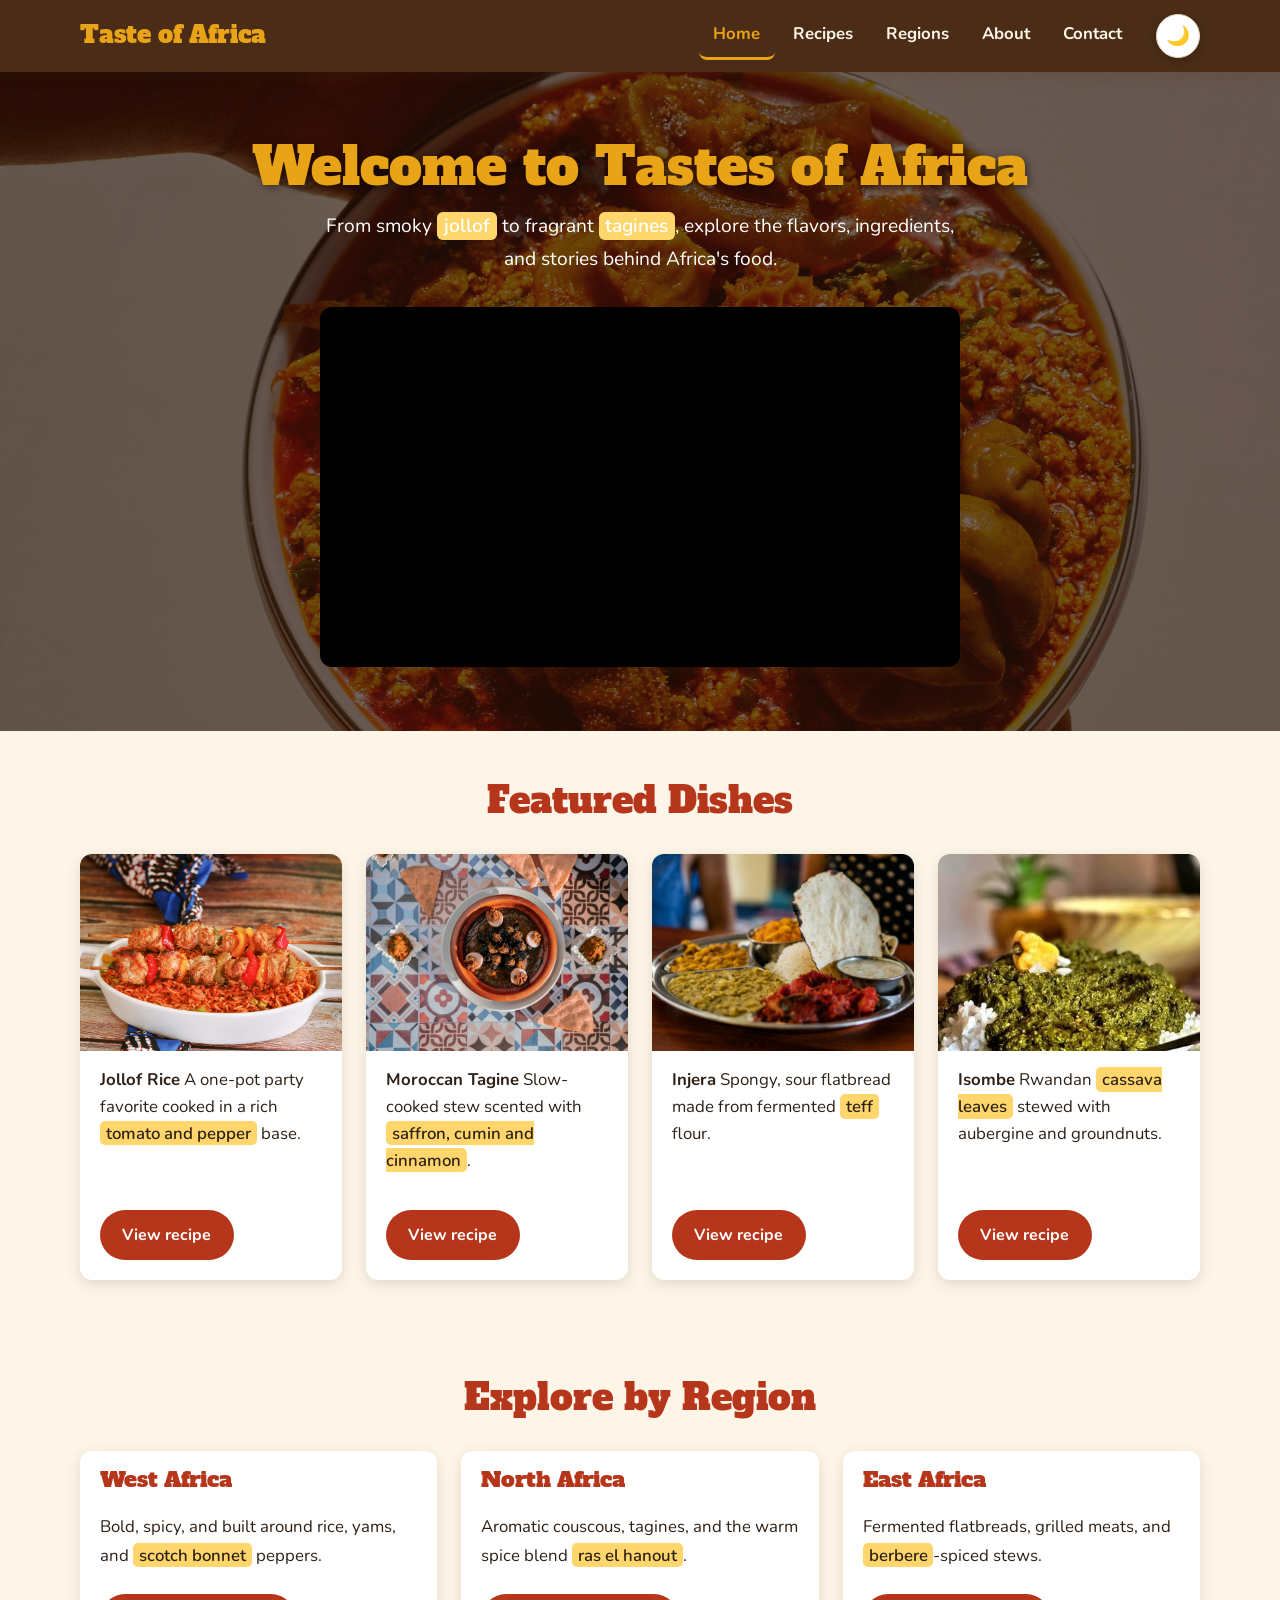
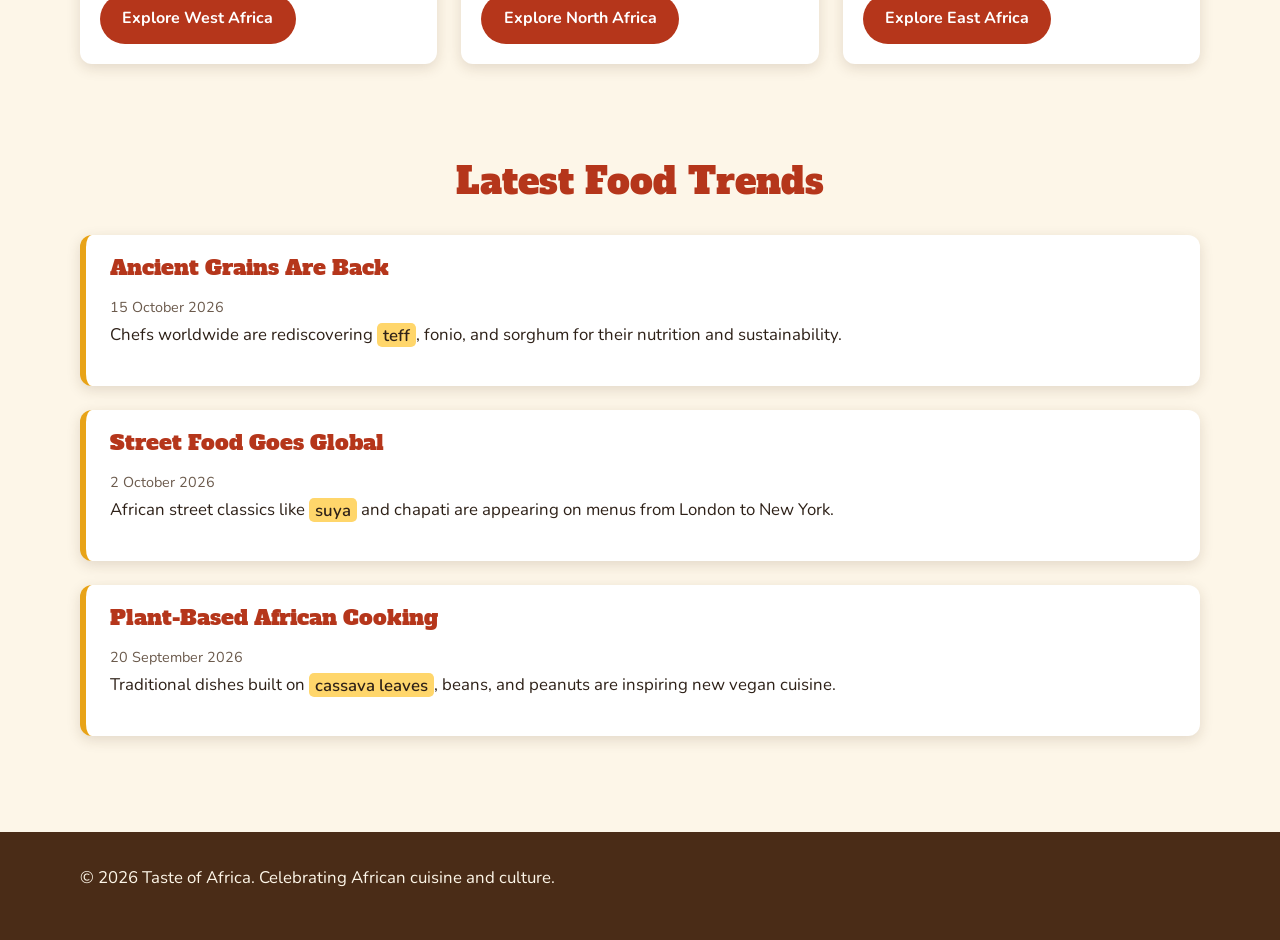
<file: index.html>
<!DOCTYPE html>
<html lang="en">

<head>
    <meta charset="UTF-8">
    <meta name="viewport" content="width=device-width, initial-scale=1.0">

    <title>Tastes of Africa | Explore African Cuisine</title>

    <meta name="description" content="Explore African cuisine, discover traditional recipes, and learn about the food cultures of Africa.">

    <link rel="preconnect" href="https://fonts.googleapis.com">
    <link rel="preconnect" href="https://fonts.gstatic.com" crossorigin>

    <link href="https://fonts.googleapis.com/css2?family=Alfa+Slab+One&family=Nunito:wght@400;600;700;800&display=swap" rel="stylesheet">

    <link rel="stylesheet" href="styles.css">

    <script src="script.js" defer></script>
</head>

<body>

    <!-- NAVIGATION -->
    <header class="site-header">
        <div class="container header-inner">

            <a href="index.html" class="logo">Taste of Africa</a>

            <nav aria-label="Main navigation">
                <ul class="nav-links">
                    <li><a href="index.html" aria-current="page">Home</a></li>
                    <li><a href="recipes.html">Recipes</a></li>
                    <li><a href="region-east.html">Regions</a></li>
                    <li><a href="about.html">About</a></li>
                    <li><a href="contact.html">Contact</a></li>
                </ul>
            </nav>

            <button
                id="theme-toggle"
                class="theme-toggle"
                type="button"
                aria-label="Toggle dark and light mode">
                🌙
            </button>

        </div>
    </header>


    <main>

        <!-- HERO SECTION -->
        <section class="hero" aria-labelledby="hero-title">
            <div class="container">

                <h1 id="hero-title">Welcome to Tastes of Africa</h1>

                <p>
                    From smoky <mark>jollof</mark> to fragrant <mark>tagines</mark>,
                    explore the flavors, ingredients, and stories behind Africa's food.
                </p>

                <div class="video-wrap">
                    <iframe
                        src="https://www.youtube.com/embed/Xj0lPkmwQ1c"
                        title="Introduction to African food culture"
                        allowfullscreen
                        loading="lazy">
                    </iframe>
                </div>

            </div>
        </section>


        <!-- FEATURED DISHES -->
        <section class="section container" aria-labelledby="featured-title">

            <h2 id="featured-title" class="section-title">Featured Dishes</h2>

            <div class="grid">

                <article class="card">
                    <figure>
                        <img src="images/jollof.jpg"
                             alt="A pot of red jollof rice with fried plantain">

                        <figcaption>
                            <strong>Jollof Rice</strong>
                            A one-pot party favorite cooked in a rich
                            <mark>tomato and pepper</mark> base.
                        </figcaption>
                    </figure>

                    <div class="card-body">
                        <a class="btn" href="recipe-jollof.html">View recipe</a>
                    </div>
                </article>


                <article class="card">
                    <figure>
                        <img src="images/tagine.jpg"
                             alt="A clay tagine of lamb with prunes and almonds">

                        <figcaption>
                            <strong>Moroccan Tagine</strong>
                            Slow-cooked stew scented with
                            <mark>saffron, cumin and cinnamon</mark>.
                        </figcaption>
                    </figure>

                    <div class="card-body">
                        <a class="btn" href="recipe-tagine.html">View recipe</a>
                    </div>
                </article>


                <article class="card">
                    <figure>
                        <img src="images/injera.jpg"
                             alt="Injera flatbread topped with Ethiopian stews">

                        <figcaption>
                            <strong>Injera</strong>
                            Spongy, sour flatbread made from fermented
                            <mark>teff</mark> flour.
                        </figcaption>
                    </figure>

                    <div class="card-body">
                        <a class="btn" href="recipe-injera.html">View recipe</a>
                    </div>
                </article>


                <article class="card">
                    <figure>
                        <img src="images/isombe.jpg"
                             alt="A bowl of Rwandan isombe made with cassava leaves">

                        <figcaption>
                            <strong>Isombe</strong>
                            Rwandan <mark>cassava leaves</mark> stewed
                            with aubergine and groundnuts.
                        </figcaption>
                    </figure>

                    <div class="card-body">
                        <a class="btn" href="recipe-isombe.html">View recipe</a>
                    </div>
                </article>

            </div>
        </section>


        <!-- EXPLORE BY REGION -->
        <section class="section container" aria-labelledby="regions-title">

            <h2 id="regions-title" class="section-title">Explore by Region</h2>

            <div class="grid">

                <article class="card">
                    <div class="card-body">
                        <h3>West Africa</h3>

                        <p>
                            Bold, spicy, and built around rice, yams, and
                            <mark>scotch bonnet</mark> peppers.
                        </p>

                        <a class="btn" href="region-west.html">
                            Explore West Africa
                        </a>
                    </div>
                </article>


                <article class="card">
                    <div class="card-body">
                        <h3>North Africa</h3>

                        <p>
                            Aromatic couscous, tagines, and the warm spice blend
                            <mark>ras el hanout</mark>.
                        </p>

                        <a class="btn" href="region-north.html">
                            Explore North Africa
                        </a>
                    </div>
                </article>


                <article class="card">
                    <div class="card-body">
                        <h3>East Africa</h3>

                        <p>
                            Fermented flatbreads, grilled meats, and
                            <mark>berbere</mark>-spiced stews.
                        </p>

                        <a class="btn" href="region-east.html">
                            Explore East Africa
                        </a>
                    </div>
                </article>

            </div>
        </section>


        <!-- LATEST FOOD TRENDS -->
        <section class="section container" aria-labelledby="trends-title">

            <h2 id="trends-title" class="section-title">Latest Food Trends</h2>

            <div class="stack">

                <article class="trend">
                    <h3>Ancient Grains Are Back</h3>

                    <time datetime="2026-10-15">15 October 2026</time>

                    <p>
                        Chefs worldwide are rediscovering <mark>teff</mark>,
                        fonio, and sorghum for their nutrition and sustainability.
                    </p>
                </article>


                <article class="trend">
                    <h3>Street Food Goes Global</h3>

                    <time datetime="2026-10-02">2 October 2026</time>

                    <p>
                        African street classics like <mark>suya</mark> and chapati
                        are appearing on menus from London to New York.
                    </p>
                </article>


                <article class="trend">
                    <h3>Plant-Based African Cooking</h3>

                    <time datetime="2026-09-20">20 September 2026</time>

                    <p>
                        Traditional dishes built on <mark>cassava leaves</mark>,
                        beans, and peanuts are inspiring new vegan cuisine.
                    </p>
                </article>

            </div>
        </section>

    </main>


    <!-- FOOTER -->
    <footer class="site-footer">
        <div class="container footer-inner">
            <p>&copy; 2026 Taste of Africa. Celebrating African cuisine and culture.</p>
        </div>
    </footer>

</body>
</html>
</file>
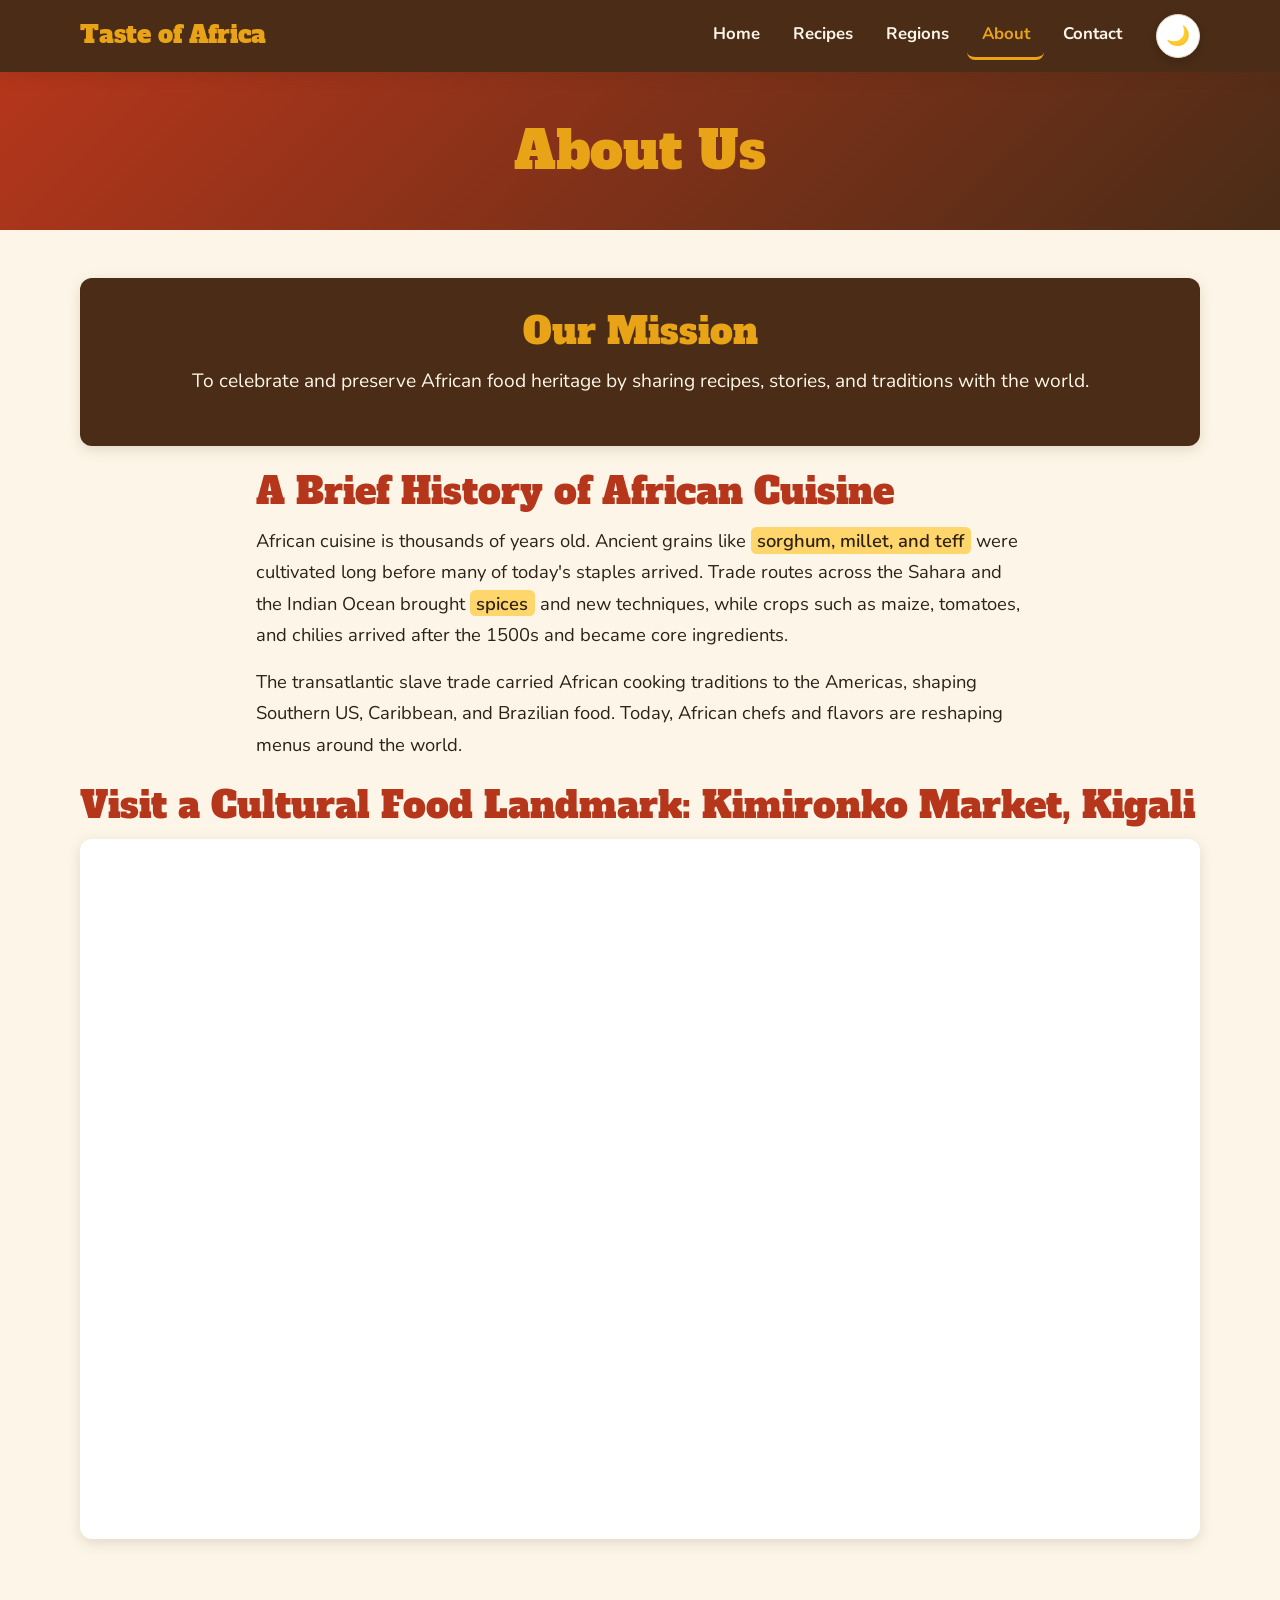
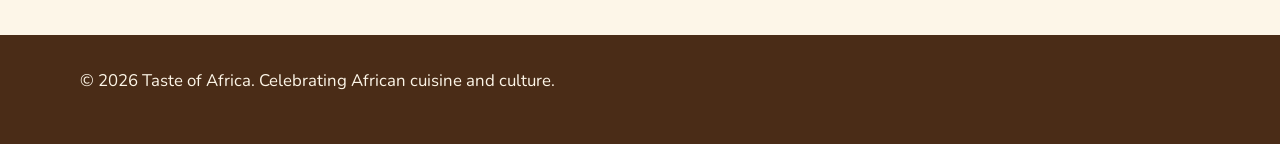
<file: about.html>
<!DOCTYPE html>
<html lang="en">
<head>
  <meta charset="UTF-8">
  <meta name="viewport" content="width=device-width, initial-scale=1.0">

  <meta name="description" content="Learn about Taste of Africa, our mission to celebrate African food heritage, and the history of African cuisine.">

  <title>About Us | Taste of Africa</title>

  <link rel="preconnect" href="https://fonts.googleapis.com">
  <link rel="preconnect" href="https://fonts.gstatic.com" crossorigin>
  <link href="https://fonts.googleapis.com/css2?family=Alfa+Slab+One&family=Nunito:wght@400;600;700&display=swap" rel="stylesheet">

  <link rel="stylesheet" href="styles.css">
  <script src="script.js" defer></script>
</head>

<body>

  <header class="site-header">
    <div class="container header-inner">

      <a href="index.html" class="logo">Taste of Africa</a>

      <nav aria-label="Main navigation">
        <ul class="nav-links">
          <li><a href="index.html">Home</a></li>
          <li><a href="recipes.html">Recipes</a></li>
          <li><a href="region-east.html">Regions</a></li>
          <li><a href="about.html" aria-current="page">About</a></li>
          <li><a href="contact.html">Contact</a></li>
        </ul>
      </nav>

      <button
        id="theme-toggle"
        class="theme-toggle"
        type="button"
        aria-label="Toggle dark and light mode">
        🌙
      </button>

    </div>
  </header>

  <main>

    <header class="page-banner">
      <h1>About Us</h1>
    </header>

    <div class="container section stack">

      <section class="mission" aria-labelledby="mission-title">
        <h2 id="mission-title">Our Mission</h2>

        <p>
          To celebrate and preserve African food heritage by sharing recipes,
          stories, and traditions with the world.
        </p>
      </section>

      <section class="region-intro" aria-labelledby="history-title">
        <h2 id="history-title">A Brief History of African Cuisine</h2>

        <p>
          African cuisine is thousands of years old. Ancient grains like
          <mark>sorghum, millet, and teff</mark> were cultivated long before
          many of today's staples arrived. Trade routes across the Sahara
          and the Indian Ocean brought <mark>spices</mark> and new techniques,
          while crops such as maize, tomatoes, and chilies arrived after
          the 1500s and became core ingredients.
        </p>

        <p>
          The transatlantic slave trade carried African cooking traditions
          to the Americas, shaping Southern US, Caribbean, and Brazilian
          food. Today, African chefs and flavors are reshaping menus
          around the world.
        </p>
      </section>

      <section aria-labelledby="map-title">
        <h2 id="map-title">
          Visit a Cultural Food Landmark: Kimironko Market, Kigali
        </h2>

        <div class="map-wrap">
          <iframe
            src="https://maps.google.com/maps?q=Kimironko+Market,Kigali,Rwanda&output=embed"
            title="Map of Kimironko Market in Kigali, Rwanda"
            loading="lazy">
          </iframe>
        </div>
      </section>

    </div>

  </main>

  <footer class="site-footer">
    <div class="container footer-inner">
      <p>&copy; 2026 Taste of Africa. Celebrating African cuisine and culture.</p>
    </div>
  </footer>

</body>
</html>
</file>
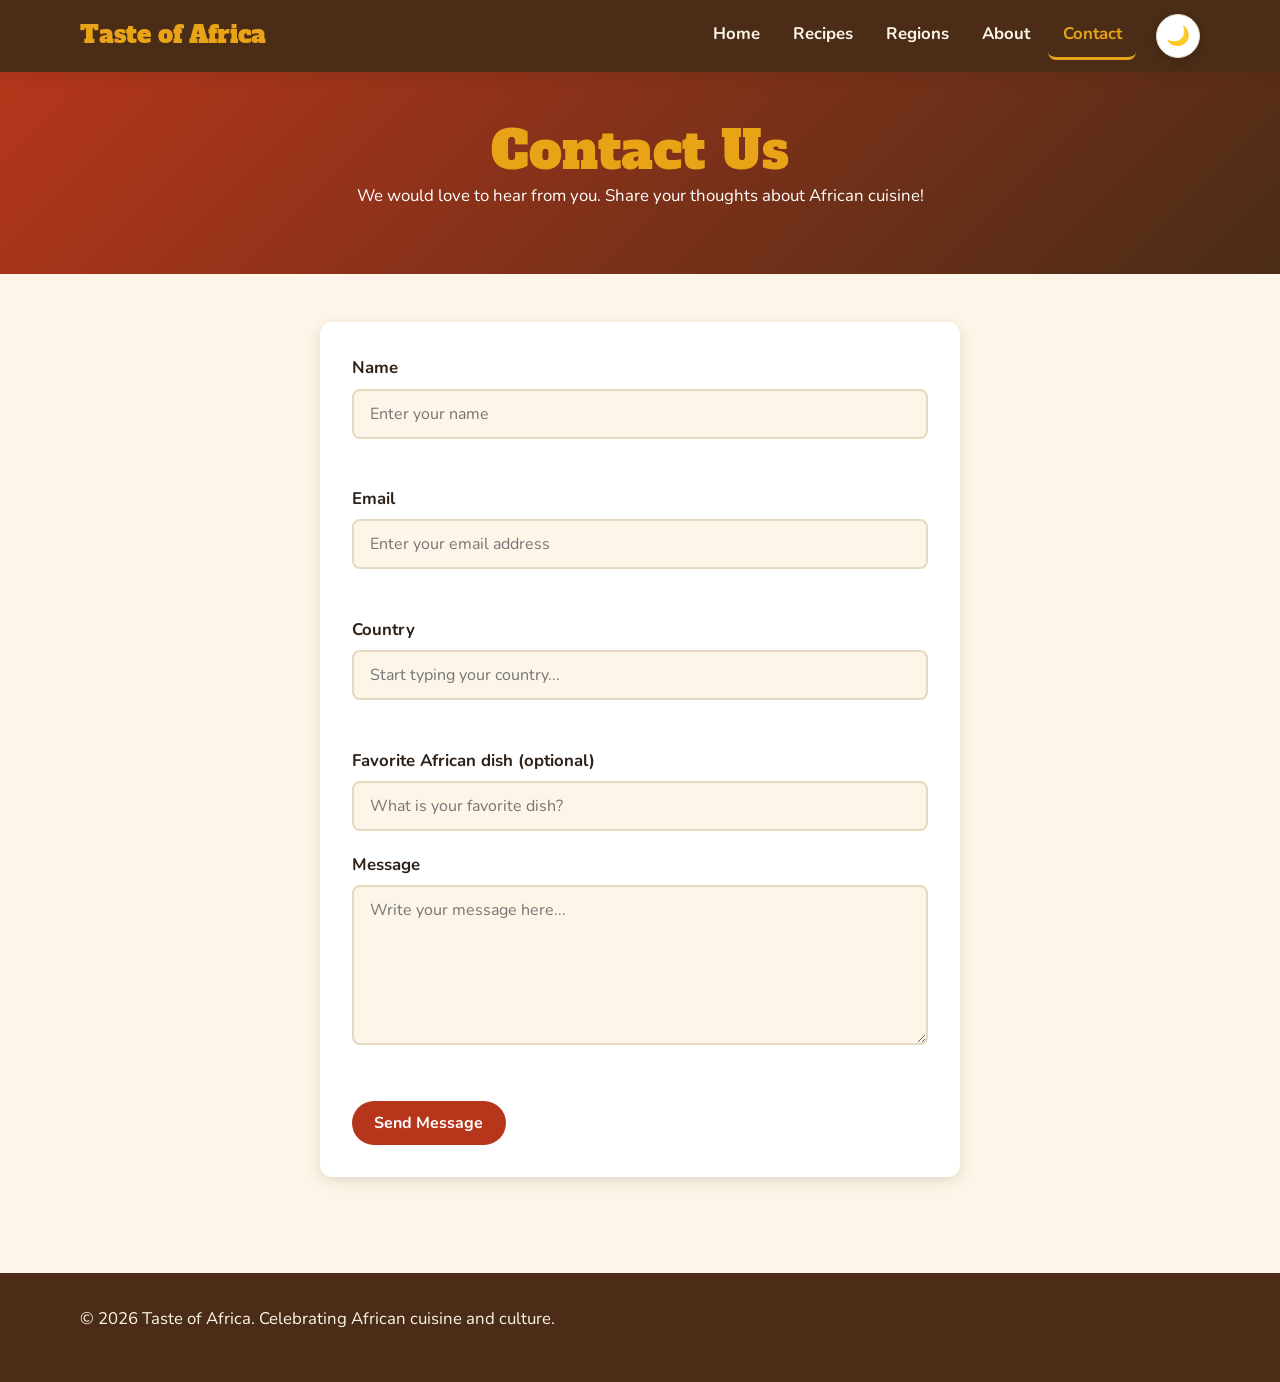
<file: contact.html>
<!DOCTYPE html>
<html lang="en">

<head>
    <meta charset="UTF-8">
    <meta name="viewport" content="width=device-width, initial-scale=1.0">

    <meta name="description" content="Contact Taste of Africa and share your thoughts about African cuisine.">

    <title>Contact Us | Taste of Africa</title>

    <link rel="preconnect" href="https://fonts.googleapis.com">
    <link rel="preconnect" href="https://fonts.gstatic.com" crossorigin>
    <link href="https://fonts.googleapis.com/css2?family=Alfa+Slab+One&family=Nunito:wght@400;600;700&display=swap" rel="stylesheet">

    <link rel="stylesheet" href="styles.css">
    <script src="script.js" defer></script>
</head>

<body>

    <!-- NAVIGATION -->
    <header class="site-header">
        <div class="container header-inner">

            <a href="index.html" class="logo">Taste of Africa</a>

            <nav aria-label="Main navigation">
                <ul class="nav-links">
                    <li><a href="index.html">Home</a></li>
                    <li><a href="recipes.html">Recipes</a></li>
                    <li><a href="region-east.html">Regions</a></li>
                    <li><a href="about.html">About</a></li>
                    <li><a href="contact.html" aria-current="page">Contact</a></li>
                </ul>
            </nav>

            <button
                id="theme-toggle"
                class="theme-toggle"
                type="button"
                aria-label="Toggle dark and light mode">
                🌙
            </button>

        </div>
    </header>

    <main>

        <!-- PAGE BANNER -->
        <header class="page-banner">
            <h1>Contact Us</h1>
            <p>We would love to hear from you. Share your thoughts about African cuisine!</p>
        </header>

        <!-- CONTACT FORM -->
        <section class="section container">

            <form id="contact-form" class="form-card" novalidate>

                <!-- NAME -->
                <div class="form-group">
                    <label for="name">Name</label>

                    <input
                        type="text"
                        id="name"
                        name="name"
                        placeholder="Enter your name"
                        required
                        autocomplete="name">

                    <p class="error-msg" id="name-error" aria-live="polite"></p>
                </div>

                <!-- EMAIL -->
                <div class="form-group">
                    <label for="email">Email</label>

                    <input
                        type="email"
                        id="email"
                        name="email"
                        placeholder="Enter your email address"
                        required
                        autocomplete="email">

                    <p class="error-msg" id="email-error" aria-live="polite"></p>
                </div>

                <!-- COUNTRY WITH DATALIST -->
                <div class="form-group">
                    <label for="country">Country</label>

                    <input
                        type="text"
                        id="country"
                        name="country"
                        list="country-list"
                        placeholder="Start typing your country..."
                        required
                        autocomplete="country-name">

                    <datalist id="country-list">
                        <option value="Rwanda">
                        <option value="Nigeria">
                        <option value="Ghana">
                        <option value="Kenya">
                        <option value="Ethiopia">
                        <option value="Morocco">
                        <option value="South Africa">
                        <option value="Uganda">
                        <option value="Tanzania">
                        <option value="Egypt">
                        <option value="Senegal">
                        <option value="Cameroon">
                        <option value="Benin">
                        <option value="Algeria">
                        <option value="Zimbabwe">
                        <option value="Zambia">
                        <option value="Democratic Republic of the Congo">
                        <option value="Other">
                    </datalist>

                    <p class="error-msg" id="country-error" aria-live="polite"></p>
                </div>

                <!-- FAVOURITE DISH -->
                <div class="form-group">
                    <label for="dish">Favorite African dish (optional)</label>

                    <input
                        type="text"
                        id="dish"
                        name="dish"
                        list="dish-list"
                        placeholder="What is your favorite dish?">

                    <datalist id="dish-list">
                        <option value="Jollof Rice">
                        <option value="Tagine">
                        <option value="Injera">
                        <option value="Isombe">
                        <option value="Bunny Chow">
                        <option value="Fufu">
                        <option value="Ugali">
                        <option value="Egusi Soup">
                        <option value="Couscous">
                    </datalist>
                </div>

                <!-- MESSAGE -->
                <div class="form-group">
                    <label for="message">Message</label>

                    <textarea
                        id="message"
                        name="message"
                        rows="6"
                        placeholder="Write your message here..."
                        required></textarea>

                    <p class="error-msg" id="message-error" aria-live="polite"></p>
                </div>

                <!-- SUBMIT -->
                <button type="submit" class="btn">
                    Send Message
                </button>

            </form>

            <!-- SUCCESS MESSAGE -->
            <div
                id="confirmation"
                class="confirmation hidden"
                role="status"
                aria-live="polite">
            </div>

        </section>

    </main>

    <!-- FOOTER -->
    <footer class="site-footer">
        <div class="container footer-inner">
            <p>
                &copy; 2026 Taste of Africa.
                Celebrating African cuisine and culture.
            </p>
        </div>
    </footer>

</body>
</html>
</file>
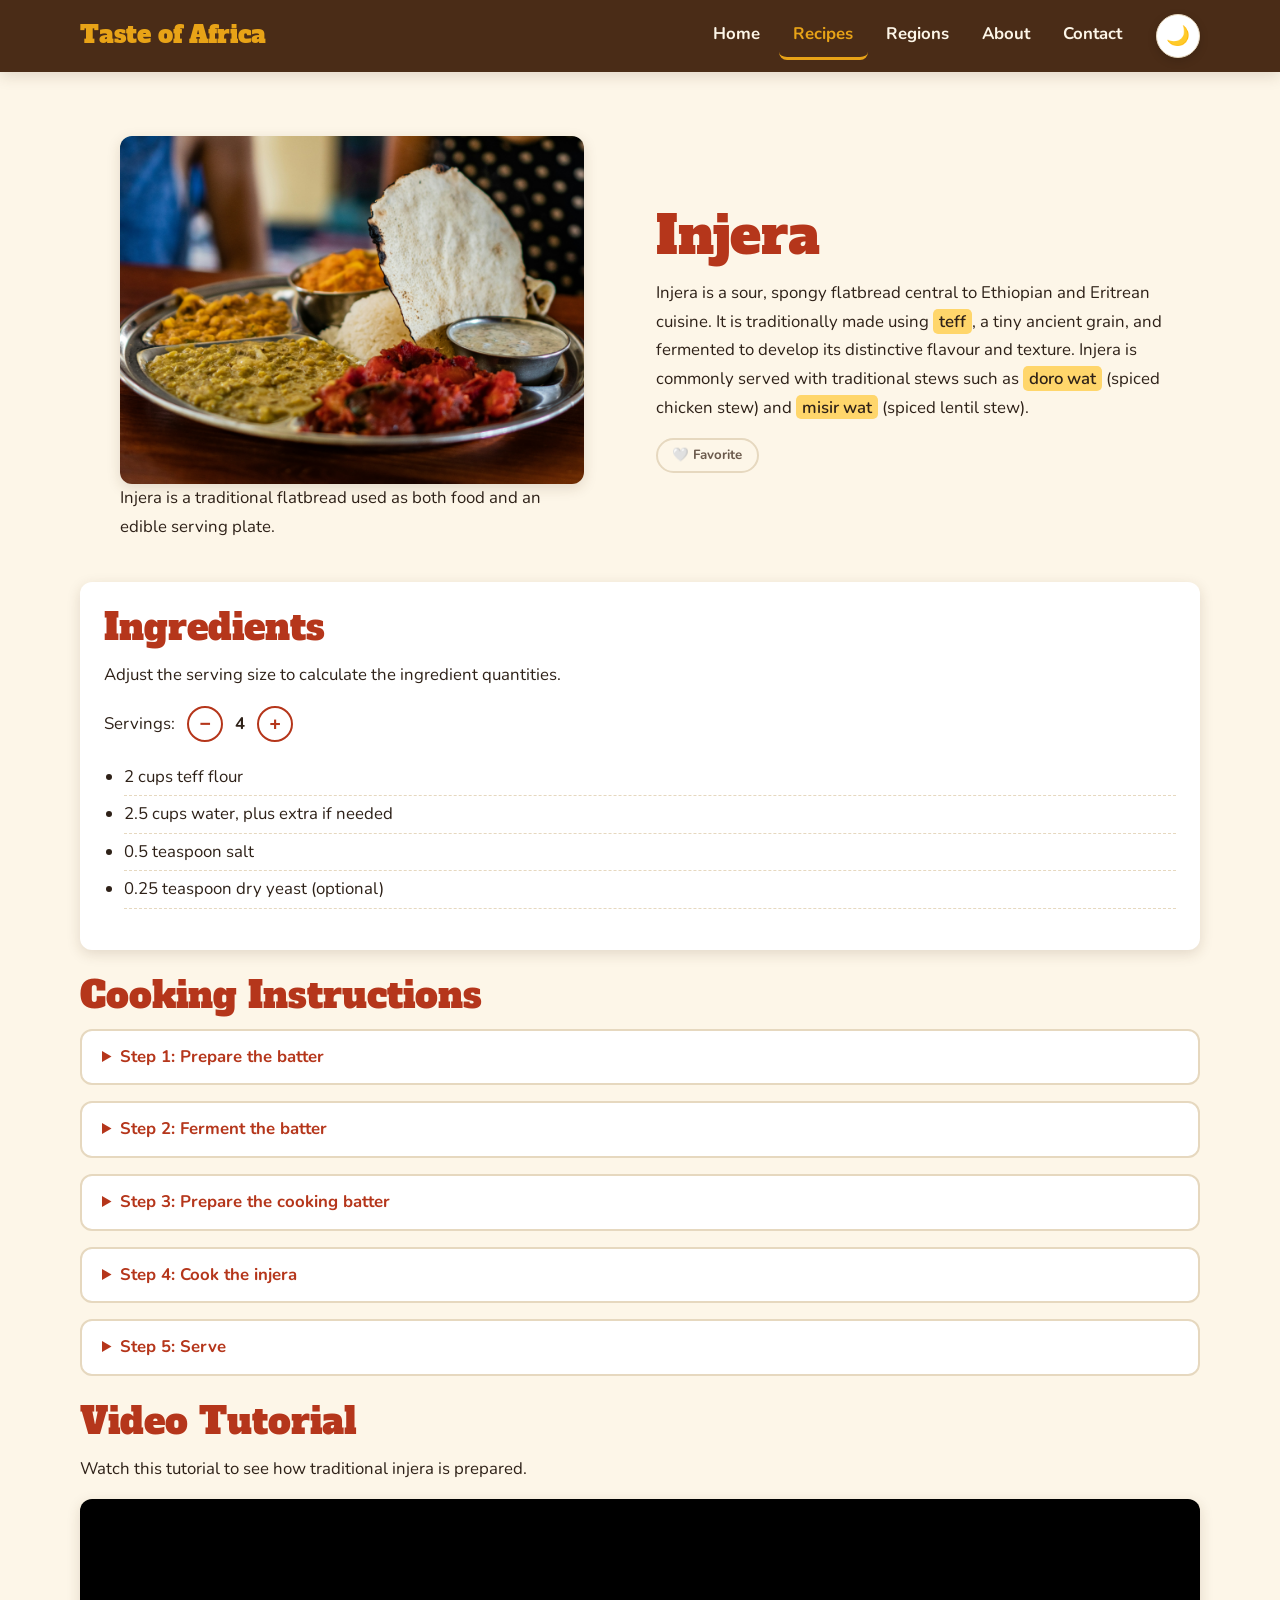
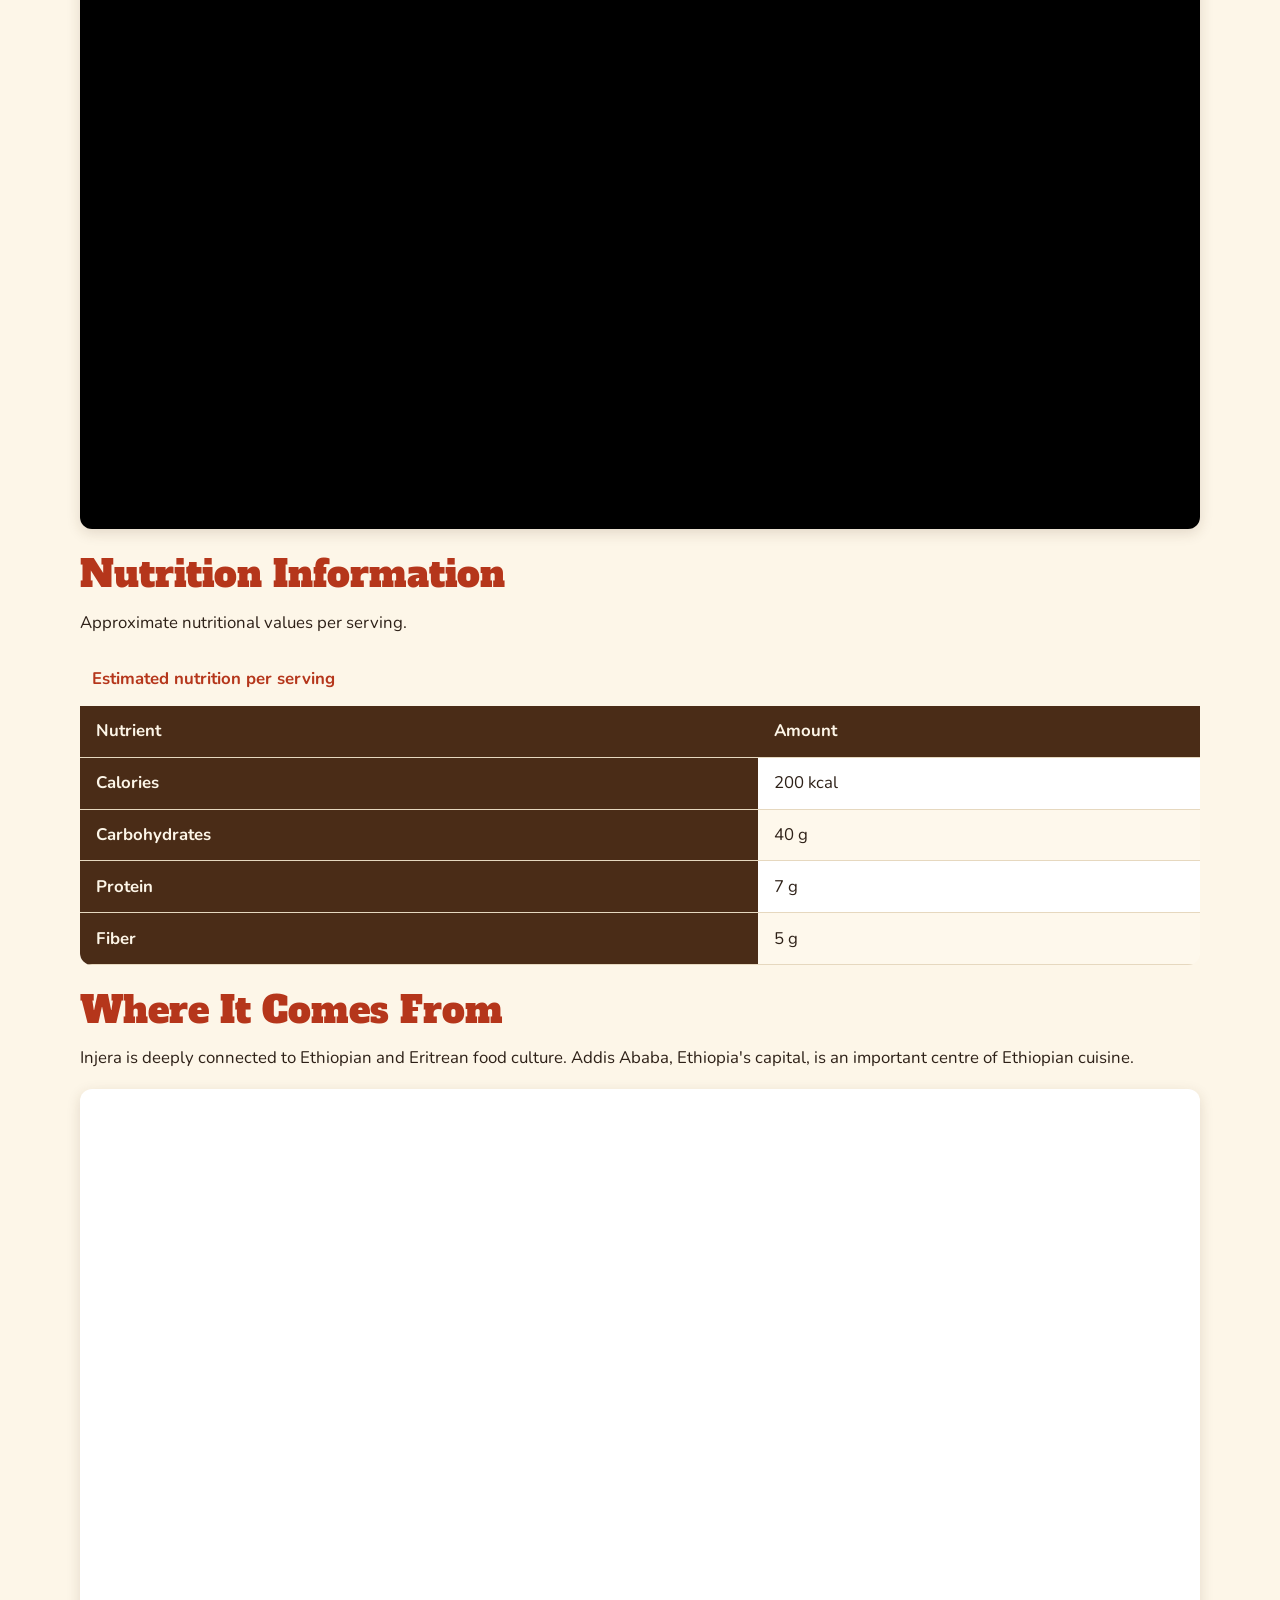
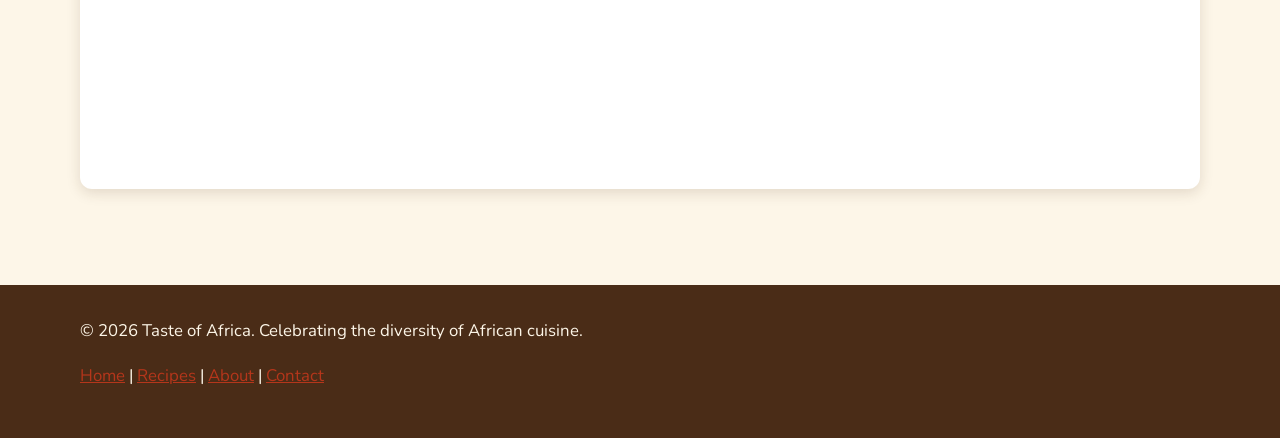
<file: recipe-injera.html>
<!DOCTYPE html>
<html lang="en">

<head>
    <meta charset="UTF-8">
    <meta name="viewport" content="width=device-width, initial-scale=1.0">

    <meta name="description" content="Learn how to prepare traditional Ethiopian injera using teff flour, with ingredients, fermentation instructions, nutrition information and a video tutorial.">

    <title>Injera | Taste of Africa</title>

    <link rel="stylesheet" href="styles.css">

    <link rel="preconnect" href="https://fonts.googleapis.com">
    <link rel="preconnect" href="https://fonts.gstatic.com" crossorigin>

    <link href="https://fonts.googleapis.com/css2?family=Alfa+Slab+One&family=Nunito:wght@400;600;700;800&display=swap" rel="stylesheet">

    <script src="script.js" defer></script>
</head>

<body>

    <!-- SHARED NAVIGATION -->
    <header class="site-header">
        <div class="container header-inner">

            <a href="index.html" class="logo">Taste of Africa</a>

            <nav aria-label="Main navigation">
                <ul class="nav-links">
                    <li><a href="index.html">Home</a></li>
                    <li><a href="recipes.html" aria-current="page">Recipes</a></li>
                    <li><a href="region-east.html">Regions</a></li>
                    <li><a href="about.html">About</a></li>
                    <li><a href="contact.html">Contact</a></li>
                </ul>
            </nav>

            <button
                id="theme-toggle"
                class="theme-toggle"
                type="button"
                aria-label="Toggle dark and light mode">
                🌙
            </button>

        </div>
    </header>


    <!-- MAIN RECIPE CONTENT -->
    <main class="container section">

        <article class="stack">

            <!-- RECIPE HERO -->
            <header class="recipe-hero">

                <figure>
                    <img
                        src="images/injera.jpg"
                        alt="Traditional Ethiopian injera flatbread topped with assorted stews"
                        loading="lazy">

                    <figcaption>
                        Injera is a traditional flatbread used as both food and an edible serving plate.
                    </figcaption>
                </figure>

                <div>

                    <h1>Injera</h1>

                    <p>
                        Injera is a sour, spongy flatbread central to Ethiopian
                        and Eritrean cuisine. It is traditionally made using
                        <mark>teff</mark>, a tiny ancient grain, and fermented
                        to develop its distinctive flavour and texture.
                        Injera is commonly served with traditional stews such
                        as <mark>doro wat</mark> (spiced chicken stew) and
                        <mark>misir wat</mark> (spiced lentil stew).
                    </p>

                    <button
                        type="button"
                        class="fav-btn"
                        data-id="injera"
                        aria-pressed="false"
                        aria-label="Add Injera to favorites">
                        🤍 Favorite
                    </button>

                </div>

            </header>


            <!-- INGREDIENTS -->
            <section class="recipe-box" aria-labelledby="ing-title">

                <h2 id="ing-title">Ingredients</h2>

                <p>
                    Adjust the serving size to calculate the ingredient quantities.
                </p>

                <div class="scaler">

                    <span>Servings:</span>

                    <button
                        type="button"
                        id="servings-minus"
                        aria-label="Decrease servings">
                        −
                    </button>

                    <strong id="servings-count" data-base="4" aria-live="polite">4</strong>

                    <button
                        type="button"
                        id="servings-plus"
                        aria-label="Increase servings">
                        +
                    </button>

                </div>

                <ul class="ingredients-list" id="ingredients">

                    <li>
                        <span class="amt" data-base="2">2</span>
                        cups teff flour
                    </li>

                    <li>
                        <span class="amt" data-base="2.5">2.5</span>
                        cups water, plus extra if needed
                    </li>

                    <li>
                        <span class="amt" data-base="0.5">0.5</span>
                        teaspoon salt
                    </li>

                    <li>
                        <span class="amt" data-base="0.25">0.25</span>
                        teaspoon dry yeast (optional)
                    </li>

                </ul>

            </section>


            <!-- COOKING INSTRUCTIONS -->
            <section aria-labelledby="inst-title">

                <h2 id="inst-title">Cooking Instructions</h2>

                <details>
                    <summary>Step 1: Prepare the batter</summary>

                    <ol>
                        <li>
                            Place the teff flour in a large mixing bowl.
                        </li>

                        <li>
                            Gradually add the water while whisking
                            until you have a smooth batter.
                        </li>

                        <li>
                            Add the optional yeast if you want to help
                            start the fermentation process.
                        </li>

                        <li>
                            Cover the bowl loosely with a clean cloth
                            or lid that allows some airflow.
                        </li>
                    </ol>
                </details>

                <details>
                    <summary>Step 2: Ferment the batter</summary>

                    <ol>
                        <li>
                            Leave the batter at room temperature
                            for approximately 2 to 3 days.
                        </li>

                        <li>
                            During fermentation, bubbles should develop
                            and the batter should develop a pleasantly
                            sour smell.
                        </li>

                        <li>
                            A layer of liquid may form on top.
                            Stir it back in or carefully pour off
                            some of it before mixing.
                        </li>

                        <li>
                            Do not use the batter if it develops
                            fuzzy mould or an unpleasant rotten smell.
                        </li>
                    </ol>
                </details>

                <details>
                    <summary>Step 3: Prepare the cooking batter</summary>

                    <ol>
                        <li>
                            Stir the fermented batter thoroughly.
                        </li>

                        <li>
                            Add the salt and mix well.
                        </li>

                        <li>
                            Add small amounts of water until the batter
                            becomes thin and pourable, similar to
                            crepe batter.
                        </li>
                    </ol>
                </details>

                <details>
                    <summary>Step 4: Cook the injera</summary>

                    <ol>
                        <li>
                            Heat a non-stick pan or traditional
                            injera cooking plate over medium heat.
                        </li>

                        <li>
                            Lightly grease the pan if necessary.
                        </li>

                        <li>
                            Pour the batter in a circular motion,
                            starting from the outside and moving
                            toward the centre.
                        </li>

                        <li>
                            Cover the pan and cook for approximately
                            2 to 3 minutes.
                        </li>

                        <li>
                            The surface should develop small holes
                            and become set. Injera is traditionally
                            not flipped.
                        </li>

                        <li>
                            Carefully remove the flatbread and
                            allow it to cool before stacking.
                        </li>
                    </ol>
                </details>

                <details>
                    <summary>Step 5: Serve</summary>

                    <p>
                        Serve injera with Ethiopian or Eritrean dishes
                        such as doro wat, misir wat, vegetable stews
                        or other traditional sauces.
                    </p>

                </details>

            </section>


            <!-- VIDEO TUTORIAL -->
            <section aria-labelledby="vid-title">

                <h2 id="vid-title">Video Tutorial</h2>

                <p>
                    Watch this tutorial to see how traditional injera
                    is prepared.
                </p>

                <div class="video-wrap">

                    <iframe
                        src="https://www.youtube.com/embed/OA-cE4mL-2k"
                        title="How to make traditional Ethiopian injera"
                        loading="lazy"
                        allow="accelerometer; autoplay; clipboard-write; encrypted-media; gyroscope; picture-in-picture; web-share"
                        referrerpolicy="strict-origin-when-cross-origin"
                        allowfullscreen>
                    </iframe>

                </div>

            </section>


            <!-- NUTRITION INFORMATION -->
            <section aria-labelledby="nut-title">

                <h2 id="nut-title">Nutrition Information</h2>

                <p>
                    Approximate nutritional values per serving.
                </p>

                <table>

                    <caption>Estimated nutrition per serving</caption>

                    <thead>
                        <tr>
                            <th scope="col">Nutrient</th>
                            <th scope="col">Amount</th>
                        </tr>
                    </thead>

                    <tbody>

                        <tr>
                            <th scope="row">Calories</th>
                            <td>200 kcal</td>
                        </tr>

                        <tr>
                            <th scope="row">Carbohydrates</th>
                            <td>40 g</td>
                        </tr>

                        <tr>
                            <th scope="row">Protein</th>
                            <td>7 g</td>
                        </tr>

                        <tr>
                            <th scope="row">Fiber</th>
                            <td>5 g</td>
                        </tr>

                    </tbody>

                </table>

            </section>


            <!-- MAP -->
            <section aria-labelledby="map-title">

                <h2 id="map-title">Where It Comes From</h2>

                <p>
                    Injera is deeply connected to Ethiopian and Eritrean
                    food culture. Addis Ababa, Ethiopia's capital,
                    is an important centre of Ethiopian cuisine.
                </p>

                <div class="map-wrap">

                    <iframe
                        src="https://maps.google.com/maps?q=Addis+Ababa,Ethiopia&output=embed"
                        title="Map showing Addis Ababa, Ethiopia"
                        loading="lazy"
                        referrerpolicy="no-referrer-when-downgrade">
                    </iframe>

                </div>

            </section>

        </article>

    </main>


    <!-- SHARED FOOTER -->
    <footer class="site-footer">

        <div class="container">

            <p>
                &copy; 2026 Taste of Africa.
                Celebrating the diversity of African cuisine.
            </p>

            <p>
                <a href="index.html">Home</a> |
                <a href="recipes.html">Recipes</a> |
                <a href="about.html">About</a> |
                <a href="contact.html">Contact</a>
            </p>

        </div>

    </footer>

</body>
</html>
</file>
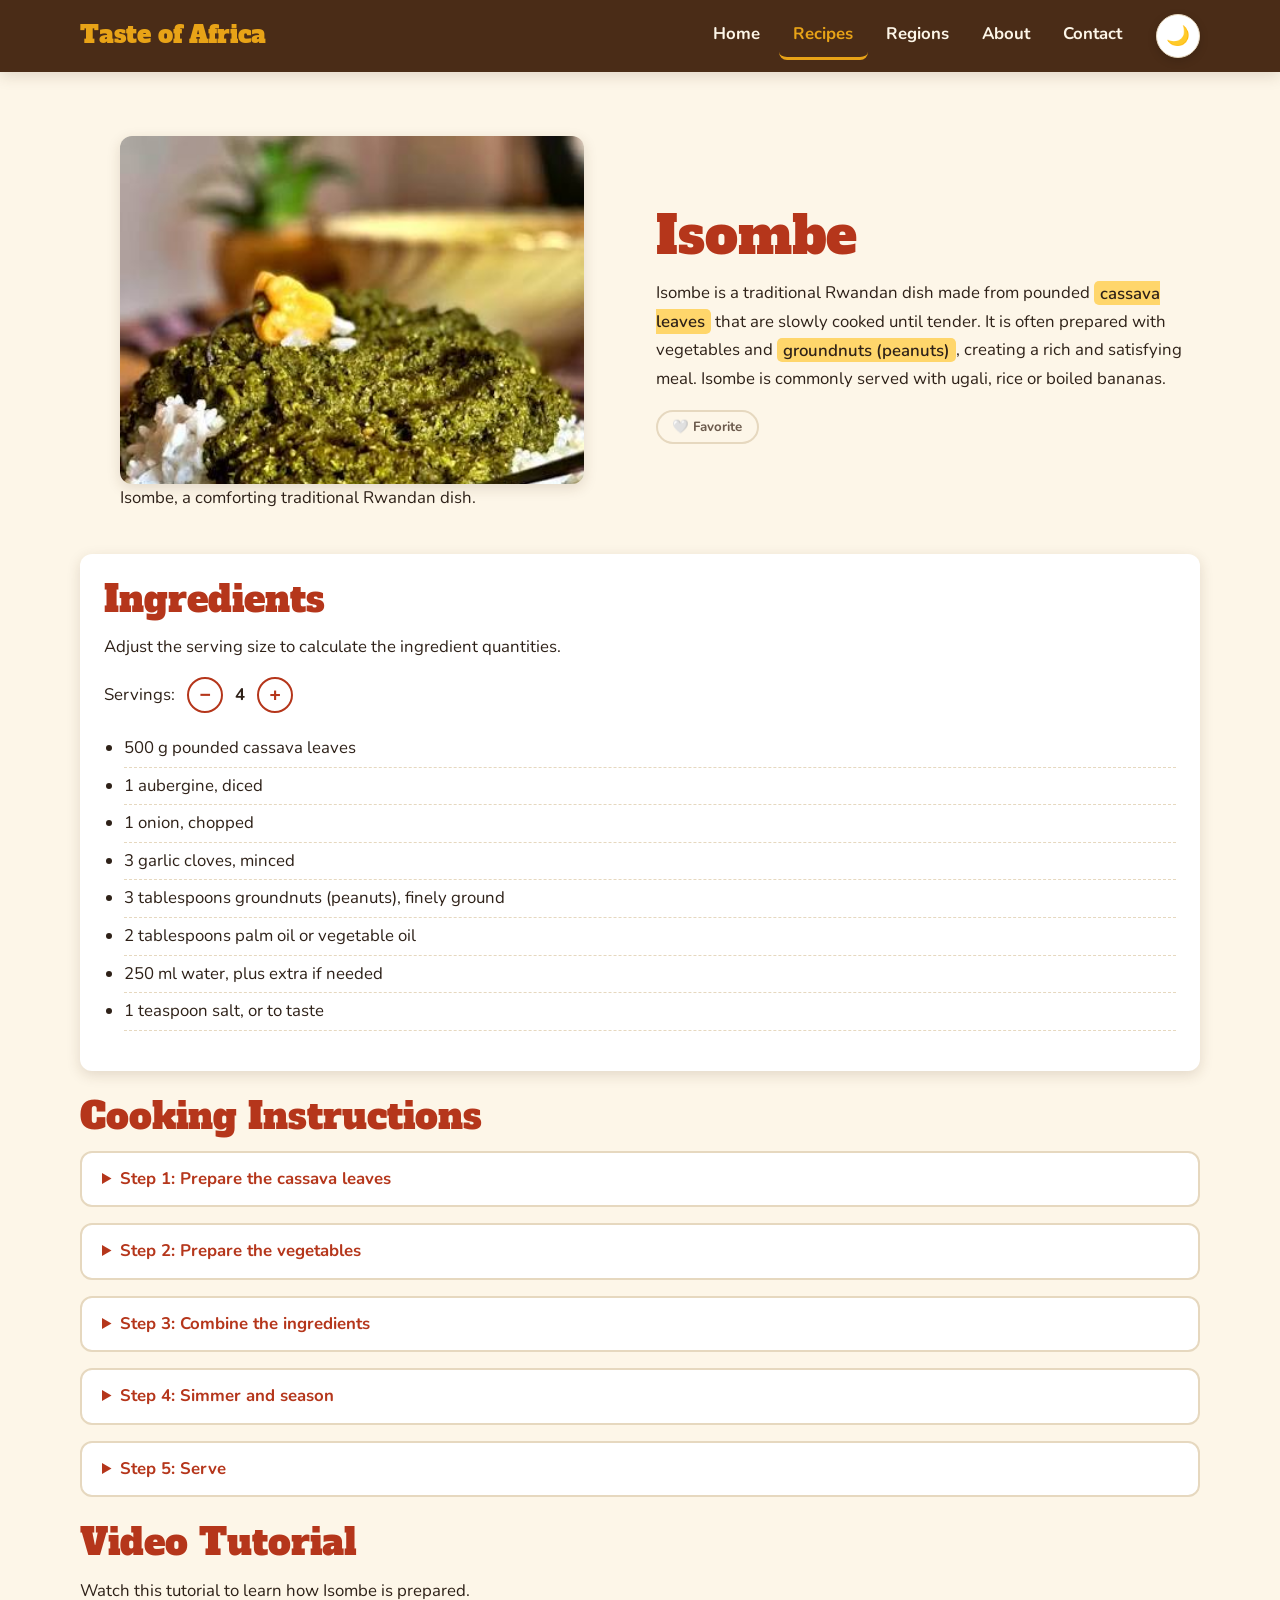
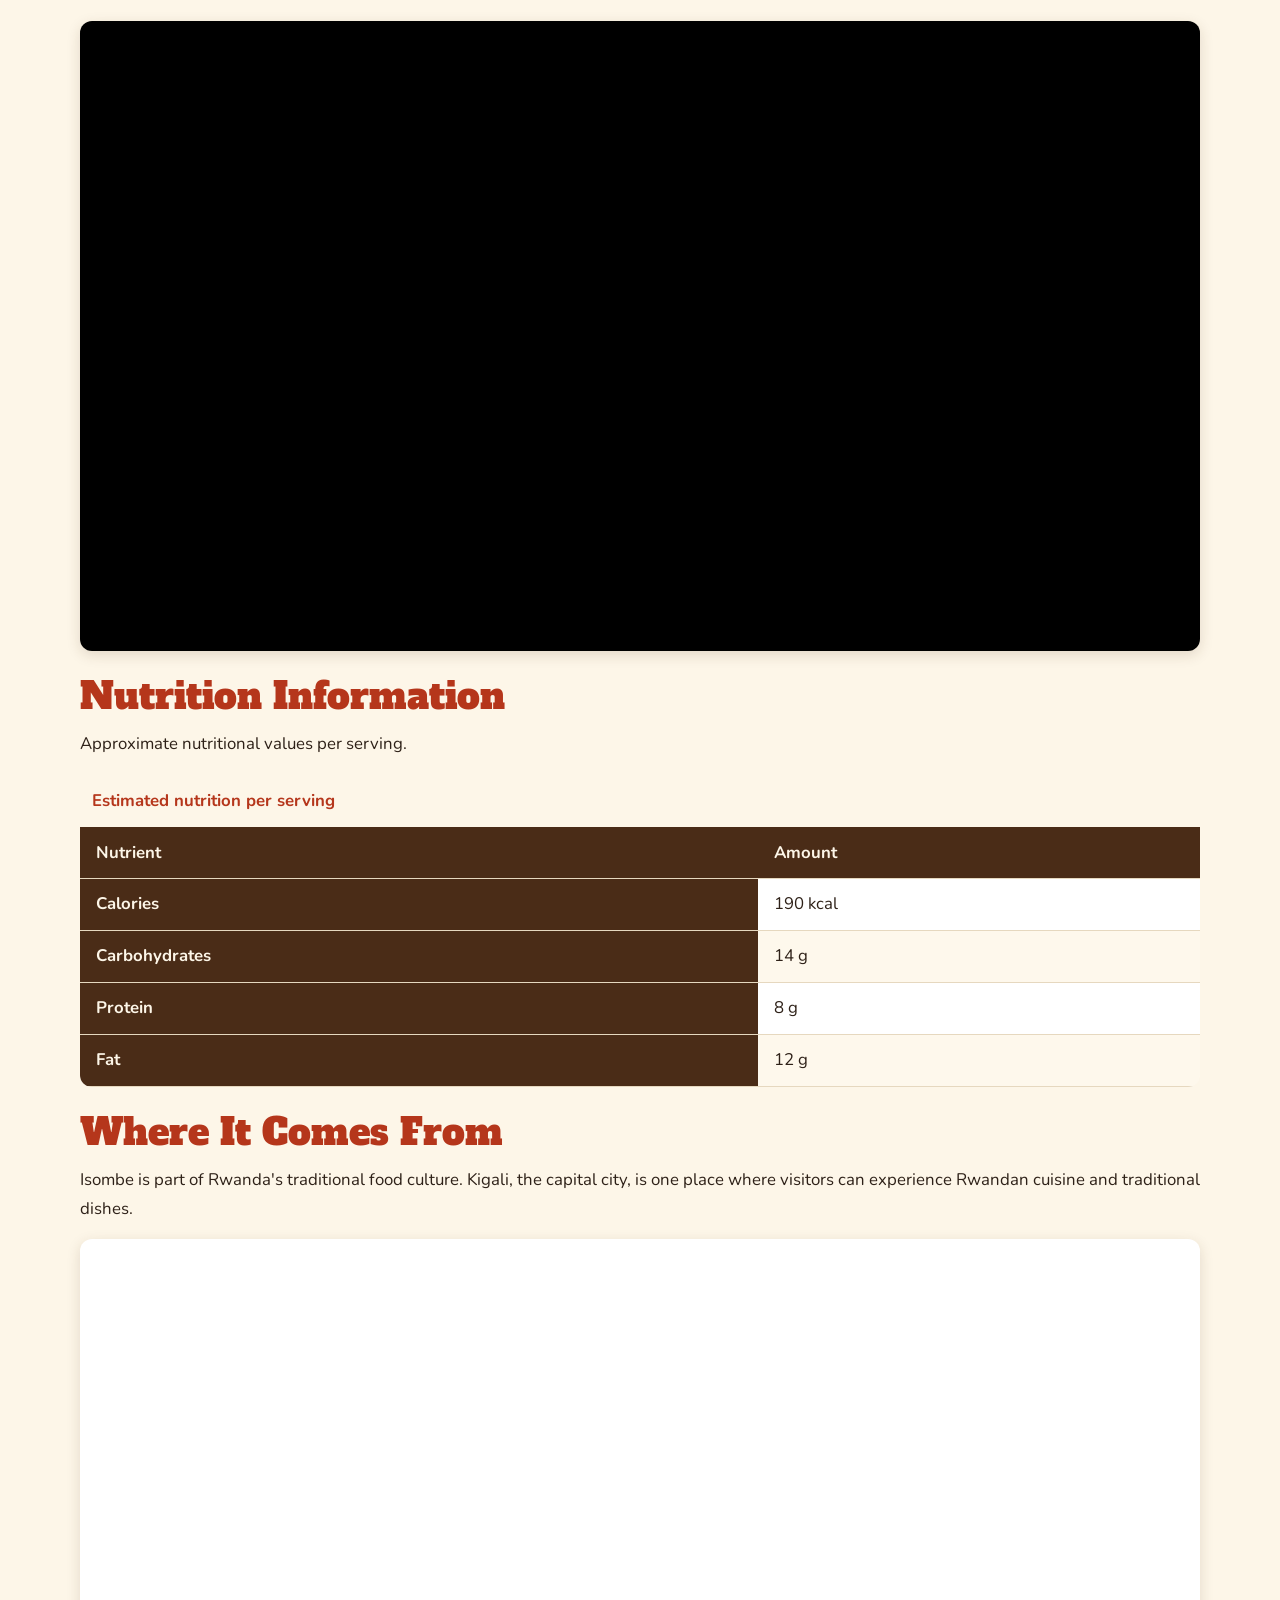
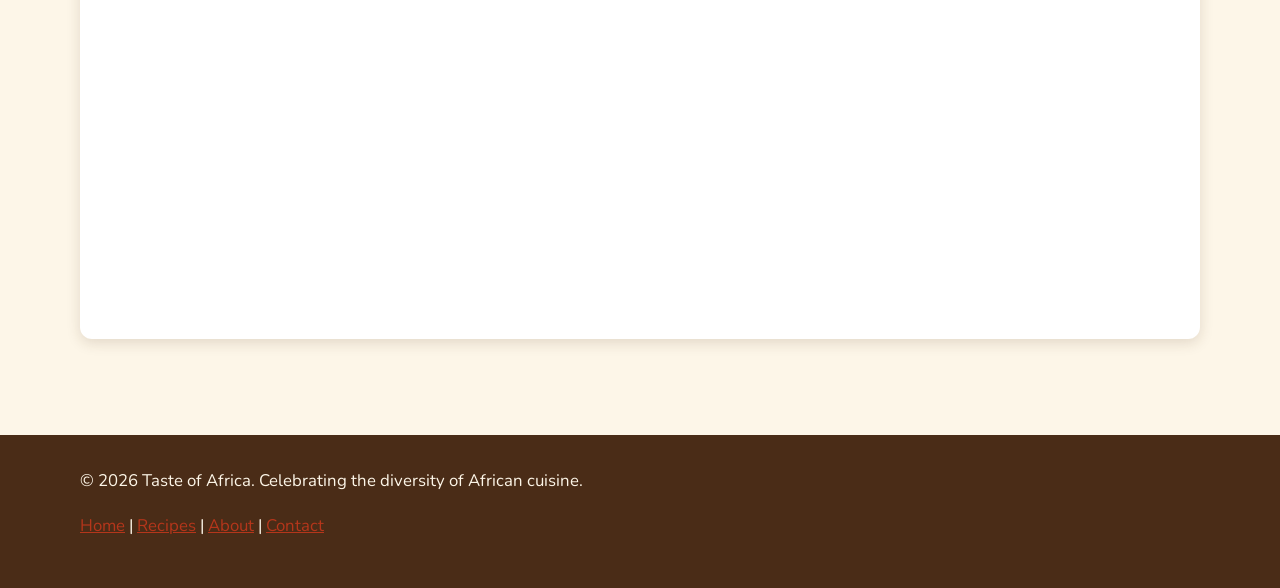
<file: recipe-isombe.html>
<!DOCTYPE html>
<html lang="en">

<head>
    <meta charset="UTF-8">
    <meta name="viewport" content="width=device-width, initial-scale=1.0">

    <meta name="description" content="Discover how to prepare traditional Rwandan Isombe using cassava leaves, groundnuts and vegetables, with ingredients, cooking instructions and a video tutorial.">

    <title>Isombe | Taste of Africa</title>

    <link rel="stylesheet" href="styles.css">

    <link rel="preconnect" href="https://fonts.googleapis.com">
    <link rel="preconnect" href="https://fonts.gstatic.com" crossorigin>

    <link href="https://fonts.googleapis.com/css2?family=Alfa+Slab+One&family=Nunito:wght@400;600;700;800&display=swap" rel="stylesheet">

    <script src="script.js" defer></script>
</head>

<body>

    <!-- SHARED NAVIGATION -->
    <header class="site-header">
        <div class="container header-inner">

            <a href="index.html" class="logo">Taste of Africa</a>

            <nav aria-label="Main navigation">
                <ul class="nav-links">
                    <li><a href="index.html">Home</a></li>
                    <li><a href="recipes.html" aria-current="page">Recipes</a></li>
                    <li><a href="region-east.html">Regions</a></li>
                    <li><a href="about.html">About</a></li>
                    <li><a href="contact.html">Contact</a></li>
                </ul>
            </nav>

            <button
                id="theme-toggle"
                class="theme-toggle"
                type="button"
                aria-label="Toggle dark and light mode">
                🌙
            </button>

        </div>
    </header>


    <!-- MAIN RECIPE CONTENT -->
    <main class="container section">

        <article class="stack">

            <!-- RECIPE HERO -->
            <header class="recipe-hero">

                <figure>
                    <img
                        src="images/isombe.jpg"
                        alt="A traditional bowl of Rwandan isombe made with cooked cassava leaves and groundnuts"
                        loading="lazy">

                    <figcaption>
                        Isombe, a comforting traditional Rwandan dish.
                    </figcaption>
                </figure>

                <div>

                    <h1>Isombe</h1>

                    <p>
                        Isombe is a traditional Rwandan dish made from
                        pounded <mark>cassava leaves</mark> that are slowly
                        cooked until tender. It is often prepared with
                        vegetables and <mark>groundnuts (peanuts)</mark>,
                        creating a rich and satisfying meal. Isombe is
                        commonly served with ugali, rice or boiled bananas.
                    </p>

                    <button
                        type="button"
                        class="fav-btn"
                        data-id="isombe"
                        aria-pressed="false"
                        aria-label="Add Isombe to favorites">
                        🤍 Favorite
                    </button>

                </div>

            </header>


            <!-- INGREDIENTS -->
            <section class="recipe-box" aria-labelledby="ing-title">

                <h2 id="ing-title">Ingredients</h2>

                <p>
                    Adjust the serving size to calculate the ingredient quantities.
                </p>

                <div class="scaler">

                    <span>Servings:</span>

                    <button
                        type="button"
                        id="servings-minus"
                        aria-label="Decrease servings">
                        −
                    </button>

                    <strong id="servings-count" data-base="4" aria-live="polite">4</strong>

                    <button
                        type="button"
                        id="servings-plus"
                        aria-label="Increase servings">
                        +
                    </button>

                </div>

                <ul class="ingredients-list" id="ingredients">

                    <li>
                        <span class="amt" data-base="500">500</span>
                        g pounded cassava leaves
                    </li>

                    <li>
                        <span class="amt" data-base="1">1</span>
                        aubergine, diced
                    </li>

                    <li>
                        <span class="amt" data-base="1">1</span>
                        onion, chopped
                    </li>

                    <li>
                        <span class="amt" data-base="3">3</span>
                        garlic cloves, minced
                    </li>

                    <li>
                        <span class="amt" data-base="3">3</span>
                        tablespoons groundnuts (peanuts), finely ground
                    </li>

                    <li>
                        <span class="amt" data-base="2">2</span>
                        tablespoons palm oil or vegetable oil
                    </li>

                    <li>
                        <span class="amt" data-base="250">250</span>
                        ml water, plus extra if needed
                    </li>

                    <li>
                        <span class="amt" data-base="1">1</span>
                        teaspoon salt, or to taste
                    </li>

                </ul>

            </section>


            <!-- COOKING INSTRUCTIONS -->
            <section aria-labelledby="inst-title">

                <h2 id="inst-title">Cooking Instructions</h2>

                <details>
                    <summary>Step 1: Prepare the cassava leaves</summary>

                    <ol>
                        <li>
                            If using fresh cassava leaves, wash them
                            thoroughly and remove any tough stems.
                        </li>

                        <li>
                            Pound or finely chop the leaves until
                            they have a smooth, consistent texture.
                        </li>

                        <li>
                            Place the cassava leaves in a large pot
                            with enough water to cover them.
                        </li>

                        <li>
                            Bring to a boil and cook thoroughly,
                            following a safe preparation method for
                            cassava leaves, until completely tender.
                        </li>
                    </ol>
                </details>

                <details>
                    <summary>Step 2: Prepare the vegetables</summary>

                    <ol>
                        <li>
                            Heat the palm oil or vegetable oil
                            in a large cooking pot.
                        </li>

                        <li>
                            Add the chopped onions and cook
                            until softened.
                        </li>

                        <li>
                            Add the minced garlic and stir
                            for approximately one minute.
                        </li>

                        <li>
                            Add the diced aubergine and cook
                            until it begins to soften.
                        </li>
                    </ol>
                </details>

                <details>
                    <summary>Step 3: Combine the ingredients</summary>

                    <ol>
                        <li>
                            Add the thoroughly cooked cassava leaves
                            to the pot with the vegetables.
                        </li>

                        <li>
                            Mix in the groundnuts.
                        </li>

                        <li>
                            Add approximately one cup of water
                            and stir everything together.
                        </li>

                        <li>
                            Allow the mixture to simmer gently
                            so the flavours combine.
                        </li>
                    </ol>
                </details>

                <details>
                    <summary>Step 4: Simmer and season</summary>

                    <ol>
                        <li>
                            Continue cooking over low heat for
                            approximately 30 minutes, stirring
                            regularly.
                        </li>

                        <li>
                            Add small amounts of water if the
                            mixture becomes too thick.
                        </li>

                        <li>
                            Add salt to taste and make sure
                            the cassava leaves are fully cooked.
                        </li>

                        <li>
                            Remove from the heat once the dish
                            has a thick, creamy consistency.
                        </li>
                    </ol>
                </details>

                <details>
                    <summary>Step 5: Serve</summary>

                    <p>
                        Serve Isombe hot with ugali, rice or boiled
                        bananas for a traditional Rwandan meal.
                    </p>

                </details>

            </section>


            <!-- VIDEO TUTORIAL -->
            <section aria-labelledby="vid-title">

                <h2 id="vid-title">Video Tutorial</h2>

                <p>
                    Watch this tutorial to learn how Isombe is prepared.
                </p>

                <div class="video-wrap">

                    <iframe
                        src="https://www.youtube.com/embed/u4QFg2p5BHg"
                        title="How to cook traditional Rwandan Isombe"
                        loading="lazy"
                        allow="accelerometer; autoplay; clipboard-write; encrypted-media; gyroscope; picture-in-picture; web-share"
                        referrerpolicy="strict-origin-when-cross-origin"
                        allowfullscreen>
                    </iframe>

                </div>

            </section>


            <!-- NUTRITION INFORMATION -->
            <section aria-labelledby="nut-title">

                <h2 id="nut-title">Nutrition Information</h2>

                <p>
                    Approximate nutritional values per serving.
                </p>

                <table>

                    <caption>Estimated nutrition per serving</caption>

                    <thead>
                        <tr>
                            <th scope="col">Nutrient</th>
                            <th scope="col">Amount</th>
                        </tr>
                    </thead>

                    <tbody>

                        <tr>
                            <th scope="row">Calories</th>
                            <td>190 kcal</td>
                        </tr>

                        <tr>
                            <th scope="row">Carbohydrates</th>
                            <td>14 g</td>
                        </tr>

                        <tr>
                            <th scope="row">Protein</th>
                            <td>8 g</td>
                        </tr>

                        <tr>
                            <th scope="row">Fat</th>
                            <td>12 g</td>
                        </tr>

                    </tbody>

                </table>

            </section>


            <!-- MAP -->
            <section aria-labelledby="map-title">

                <h2 id="map-title">Where It Comes From</h2>

                <p>
                    Isombe is part of Rwanda's traditional food culture.
                    Kigali, the capital city, is one place where visitors
                    can experience Rwandan cuisine and traditional dishes.
                </p>

                <div class="map-wrap">

                    <iframe
                        src="https://maps.google.com/maps?q=Kigali,Rwanda&output=embed"
                        title="Map showing Kigali, Rwanda"
                        loading="lazy"
                        referrerpolicy="no-referrer-when-downgrade">
                    </iframe>

                </div>

            </section>

        </article>

    </main>


    <!-- SHARED FOOTER -->
    <footer class="site-footer">

        <div class="container">

            <p>
                &copy; 2026 Taste of Africa.
                Celebrating the diversity of African cuisine.
            </p>

            <p>
                <a href="index.html">Home</a> |
                <a href="recipes.html">Recipes</a> |
                <a href="about.html">About</a> |
                <a href="contact.html">Contact</a>
            </p>

        </div>

    </footer>

</body>
</html>
</file>
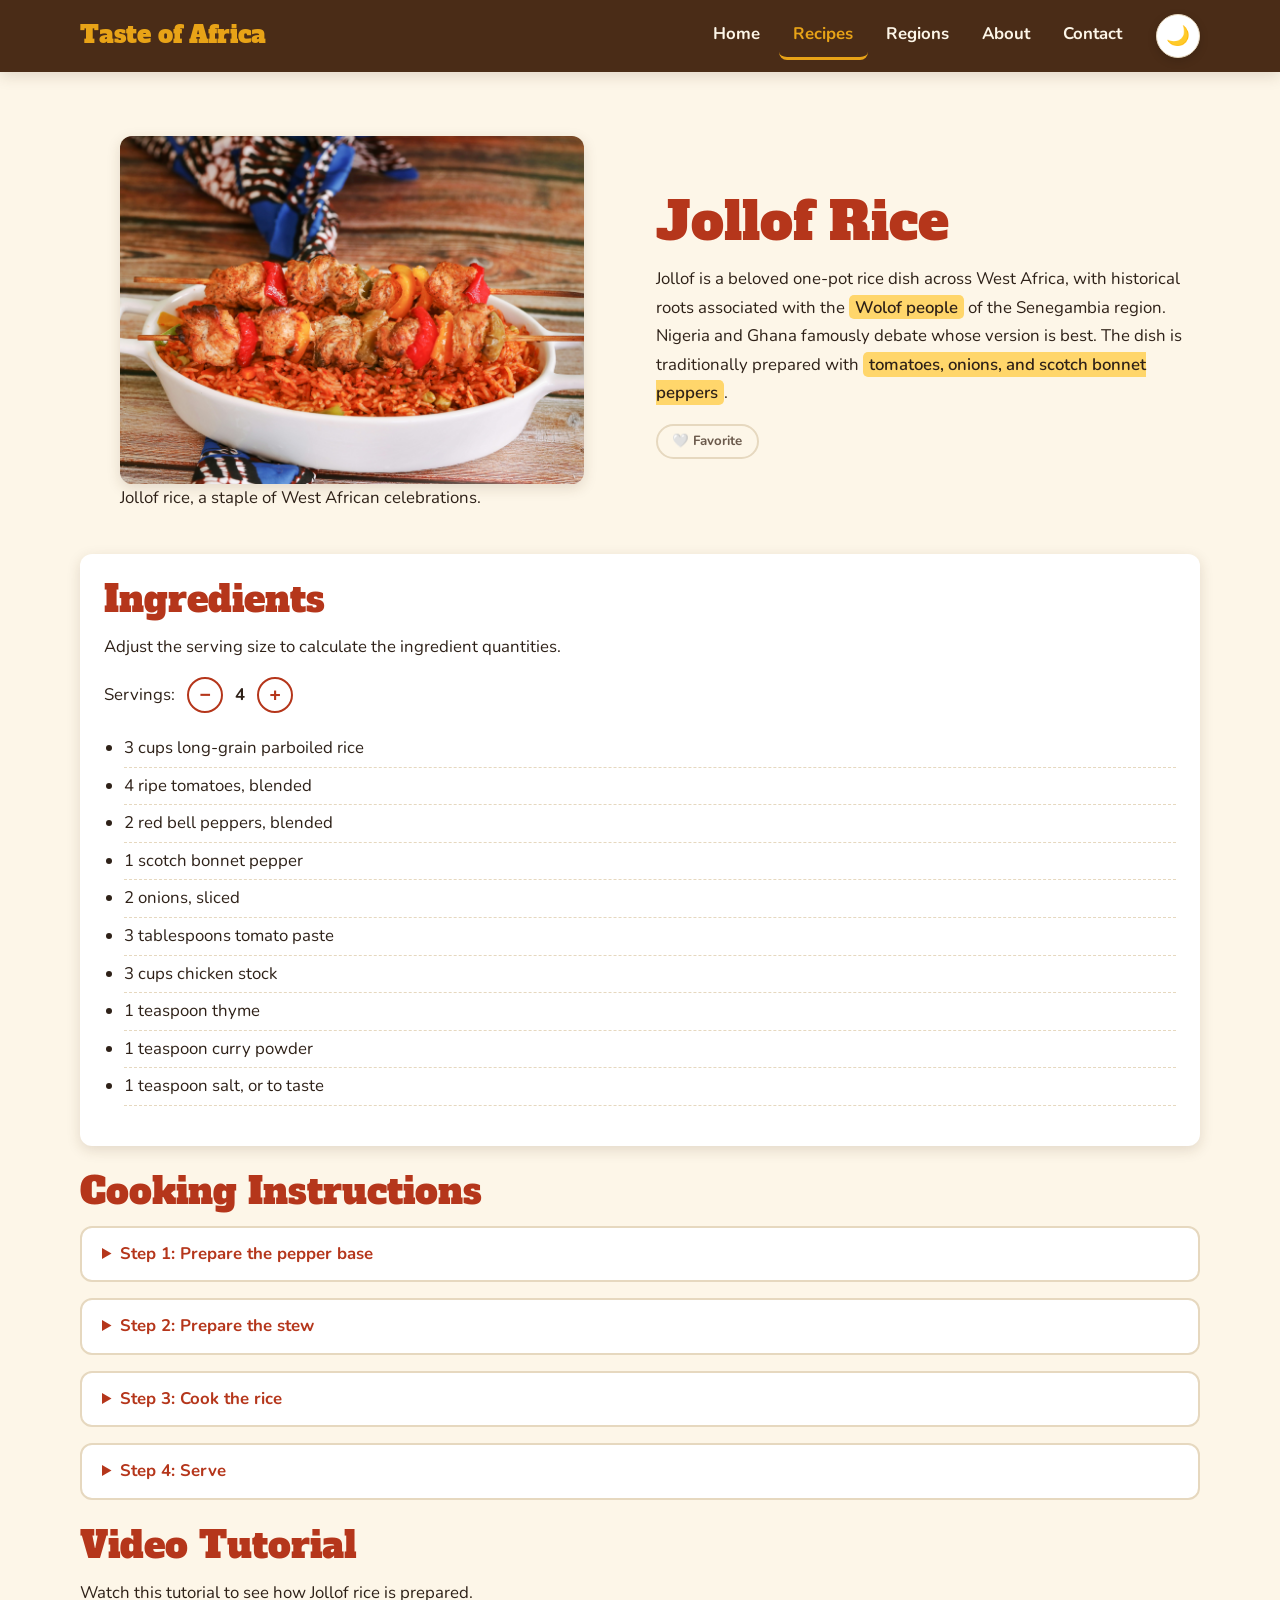
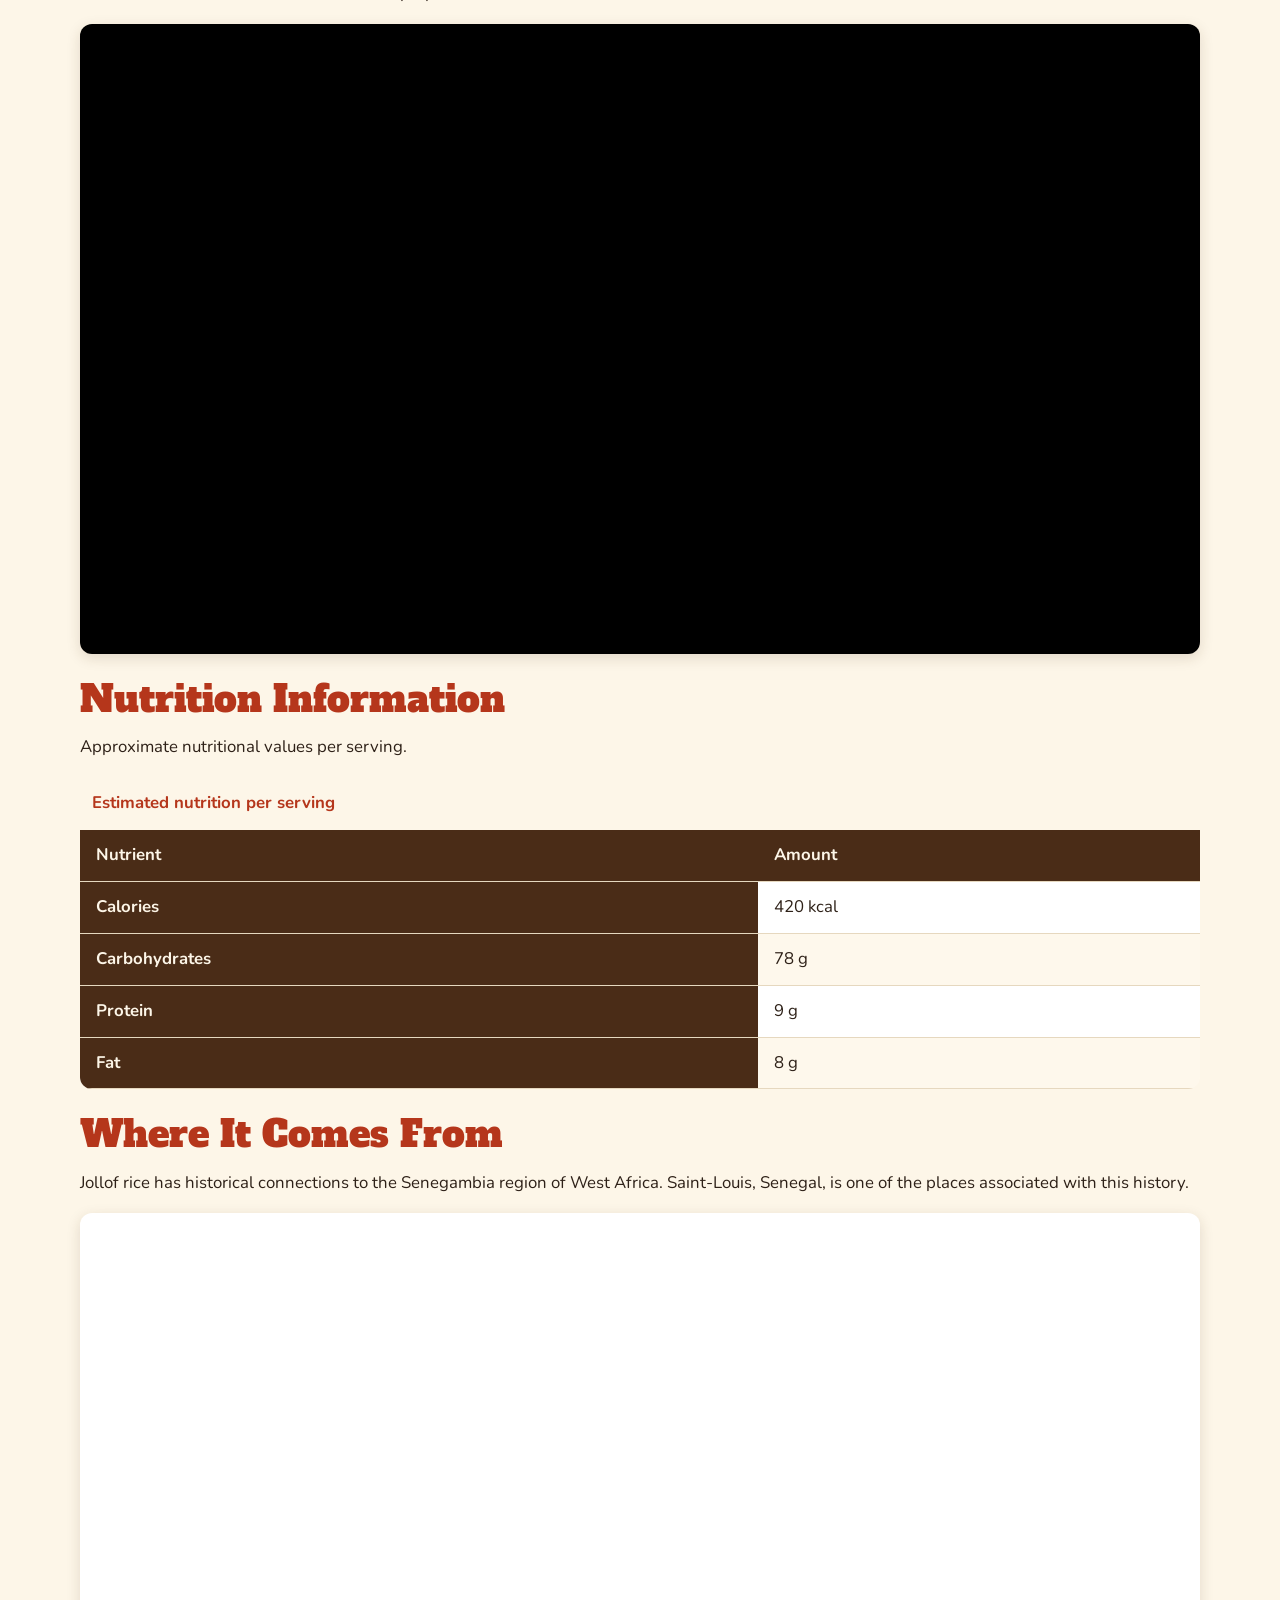
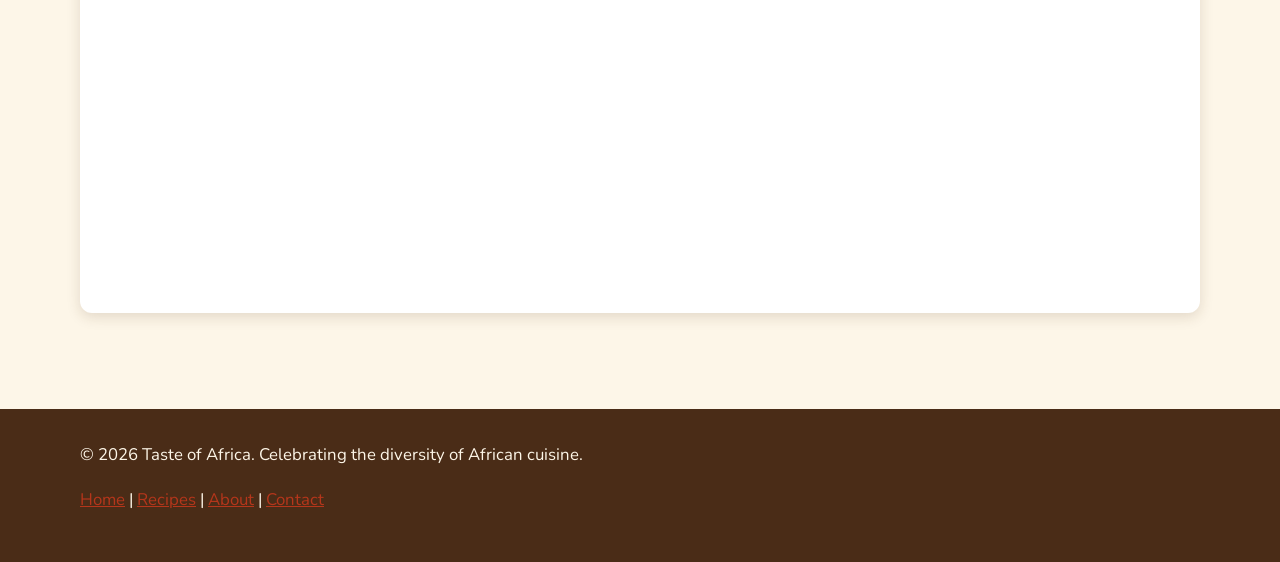
<file: recipe-jollof.html>
<!DOCTYPE html>
<html lang="en">

<head>
    <meta charset="UTF-8">
    <meta name="viewport" content="width=device-width, initial-scale=1.0">

    <meta name="description" content="Discover how to prepare traditional West African Jollof Rice with ingredients, step-by-step instructions, nutrition information and a video tutorial.">

    <title>Jollof Rice | Taste of Africa</title>

    <link rel="stylesheet" href="styles.css">

    <link rel="preconnect" href="https://fonts.googleapis.com">
    <link rel="preconnect" href="https://fonts.gstatic.com" crossorigin>

    <link href="https://fonts.googleapis.com/css2?family=Alfa+Slab+One&family=Nunito:wght@400;600;700;800&display=swap" rel="stylesheet">

    <script src="script.js" defer></script>
</head>

<body>

    <!-- SHARED NAVIGATION -->
    <header class="site-header">
        <div class="container header-inner">

            <a href="index.html" class="logo">Taste of Africa</a>

            <nav aria-label="Main navigation">
                <ul class="nav-links">
                    <li><a href="index.html">Home</a></li>
                    <li><a href="recipes.html" aria-current="page">Recipes</a></li>
                    <li><a href="region-east.html">Regions</a></li>
                    <li><a href="about.html">About</a></li>
                    <li><a href="contact.html">Contact</a></li>
                </ul>
            </nav>

            <button
                id="theme-toggle"
                class="theme-toggle"
                type="button"
                aria-label="Toggle dark and light mode">
                🌙
            </button>

        </div>
    </header>


    <!-- MAIN RECIPE CONTENT -->
    <main class="container section">

        <article class="stack">

            <!-- RECIPE HERO -->
            <header class="recipe-hero">

                <figure>
                    <img
                        src="images/jollof.jpg"
                        alt="A pot of red West African Jollof rice served with fried plantain"
                        loading="lazy">

                    <figcaption>
                        Jollof rice, a staple of West African celebrations.
                    </figcaption>
                </figure>

                <div>
                    <h1>Jollof Rice</h1>

                    <p>
                        Jollof is a beloved one-pot rice dish across West Africa,
                        with historical roots associated with the
                        <mark>Wolof people</mark> of the Senegambia region.
                        Nigeria and Ghana famously debate whose version is best.
                        The dish is traditionally prepared with
                        <mark>tomatoes, onions, and scotch bonnet peppers</mark>.
                    </p>

                    <button
                        type="button"
                        class="fav-btn"
                        data-id="jollof"
                        aria-pressed="false"
                        aria-label="Add Jollof Rice to favorites">
                        🤍 Favorite
                    </button>
                </div>

            </header>


            <!-- INGREDIENTS -->
            <section class="recipe-box" aria-labelledby="ing-title">

                <h2 id="ing-title">Ingredients</h2>

                <p>Adjust the serving size to calculate the ingredient quantities.</p>

                <div class="scaler">

                    <span>Servings:</span>

                    <button
                        type="button"
                        id="servings-minus"
                        aria-label="Decrease servings">
                        −
                    </button>

                    <strong id="servings-count" data-base="4" aria-live="polite">4</strong>

                    <button
                        type="button"
                        id="servings-plus"
                        aria-label="Increase servings">
                        +
                    </button>

                </div>

                <ul class="ingredients-list" id="ingredients">

                    <li>
                        <span class="amt" data-base="3">3</span>
                        cups long-grain parboiled rice
                    </li>

                    <li>
                        <span class="amt" data-base="4">4</span>
                        ripe tomatoes, blended
                    </li>

                    <li>
                        <span class="amt" data-base="2">2</span>
                        red bell peppers, blended
                    </li>

                    <li>
                        <span class="amt" data-base="1">1</span>
                        scotch bonnet pepper
                    </li>

                    <li>
                        <span class="amt" data-base="2">2</span>
                        onions, sliced
                    </li>

                    <li>
                        <span class="amt" data-base="3">3</span>
                        tablespoons tomato paste
                    </li>

                    <li>
                        <span class="amt" data-base="3">3</span>
                        cups chicken stock
                    </li>

                    <li>
                        <span class="amt" data-base="1">1</span>
                        teaspoon thyme
                    </li>

                    <li>
                        <span class="amt" data-base="1">1</span>
                        teaspoon curry powder
                    </li>

                    <li>
                        <span class="amt" data-base="1">1</span>
                        teaspoon salt, or to taste
                    </li>

                </ul>

            </section>


            <!-- COOKING INSTRUCTIONS -->
            <section aria-labelledby="inst-title">

                <h2 id="inst-title">Cooking Instructions</h2>

                <details>
                    <summary>Step 1: Prepare the pepper base</summary>

                    <ol>
                        <li>
                            Wash the tomatoes, bell peppers, scotch bonnet
                            pepper and onions.
                        </li>

                        <li>
                            Blend the tomatoes, bell peppers and scotch bonnet
                            until smooth.
                        </li>

                        <li>
                            Pour the mixture into a pot and simmer until it
                            reduces and the raw smell disappears, approximately
                            15 minutes.
                        </li>
                    </ol>
                </details>

                <details>
                    <summary>Step 2: Prepare the stew</summary>

                    <ol>
                        <li>
                            Heat cooking oil in a large pot.
                        </li>

                        <li>
                            Add the sliced onions and fry until softened.
                        </li>

                        <li>
                            Add the tomato paste and cook for a few minutes.
                        </li>

                        <li>
                            Pour in the reduced pepper mixture and fry for
                            approximately 10 minutes.
                        </li>

                        <li>
                            Add thyme, curry powder and salt. Stir to combine.
                        </li>
                    </ol>
                </details>

                <details>
                    <summary>Step 3: Cook the rice</summary>

                    <ol>
                        <li>
                            Rinse the rice thoroughly and drain the water.
                        </li>

                        <li>
                            Add the rice to the stew and pour in the chicken
                            stock.
                        </li>

                        <li>
                            Stir gently until the rice is coated with the stew.
                        </li>

                        <li>
                            Cover the pot tightly and cook over low heat for
                            approximately 30 minutes, checking occasionally
                            until the rice is tender.
                        </li>

                        <li>
                            Allow the rice to rest for 10 minutes before
                            fluffing with a fork and serving.
                        </li>
                    </ol>
                </details>

                <details>
                    <summary>Step 4: Serve</summary>

                    <p>
                        Serve hot with fried plantain, grilled chicken,
                        vegetables or your preferred side dish.
                    </p>
                </details>

            </section>


            <!-- VIDEO TUTORIAL -->
            <section aria-labelledby="vid-title">

                <h2 id="vid-title">Video Tutorial</h2>

                <p>
                    Watch this tutorial to see how Jollof rice is prepared.
                </p>

                <div class="video-wrap">

                    <iframe
                        src="https://www.youtube.com/embed/hqjQBRiLnhU"
                        title="How to cook West African Jollof rice"
                        loading="lazy"
                        allow="accelerometer; autoplay; clipboard-write; encrypted-media; gyroscope; picture-in-picture; web-share"
                        referrerpolicy="strict-origin-when-cross-origin"
                        allowfullscreen>
                    </iframe>

                </div>

            </section>


            <!-- NUTRITION INFORMATION -->
            <section aria-labelledby="nut-title">

                <h2 id="nut-title">Nutrition Information</h2>

                <p>Approximate nutritional values per serving.</p>

                <table>

                    <caption>Estimated nutrition per serving</caption>

                    <thead>
                        <tr>
                            <th scope="col">Nutrient</th>
                            <th scope="col">Amount</th>
                        </tr>
                    </thead>

                    <tbody>
                        <tr>
                            <th scope="row">Calories</th>
                            <td>420 kcal</td>
                        </tr>

                        <tr>
                            <th scope="row">Carbohydrates</th>
                            <td>78 g</td>
                        </tr>

                        <tr>
                            <th scope="row">Protein</th>
                            <td>9 g</td>
                        </tr>

                        <tr>
                            <th scope="row">Fat</th>
                            <td>8 g</td>
                        </tr>
                    </tbody>

                </table>

            </section>


            <!-- MAP -->
            <section aria-labelledby="map-title">

                <h2 id="map-title">Where It Comes From</h2>

                <p>
                    Jollof rice has historical connections to the Senegambia
                    region of West Africa. Saint-Louis, Senegal, is one of
                    the places associated with this history.
                </p>

                <div class="map-wrap">

                    <iframe
                        src="https://maps.google.com/maps?q=Saint-Louis,Senegal&output=embed"
                        title="Map showing Saint-Louis in Senegal"
                        loading="lazy"
                        referrerpolicy="no-referrer-when-downgrade">
                    </iframe>

                </div>

            </section>

        </article>

    </main>


    <!-- SHARED FOOTER -->
    <footer class="site-footer">
        <div class="container">

            <p>
                &copy; 2026 Taste of Africa.
                Celebrating the diversity of African cuisine.
            </p>

            <p>
                <a href="index.html">Home</a> |
                <a href="recipes.html">Recipes</a> |
                <a href="about.html">About</a> |
                <a href="contact.html">Contact</a>
            </p>

        </div>
    </footer>

</body>
</html>
</file>
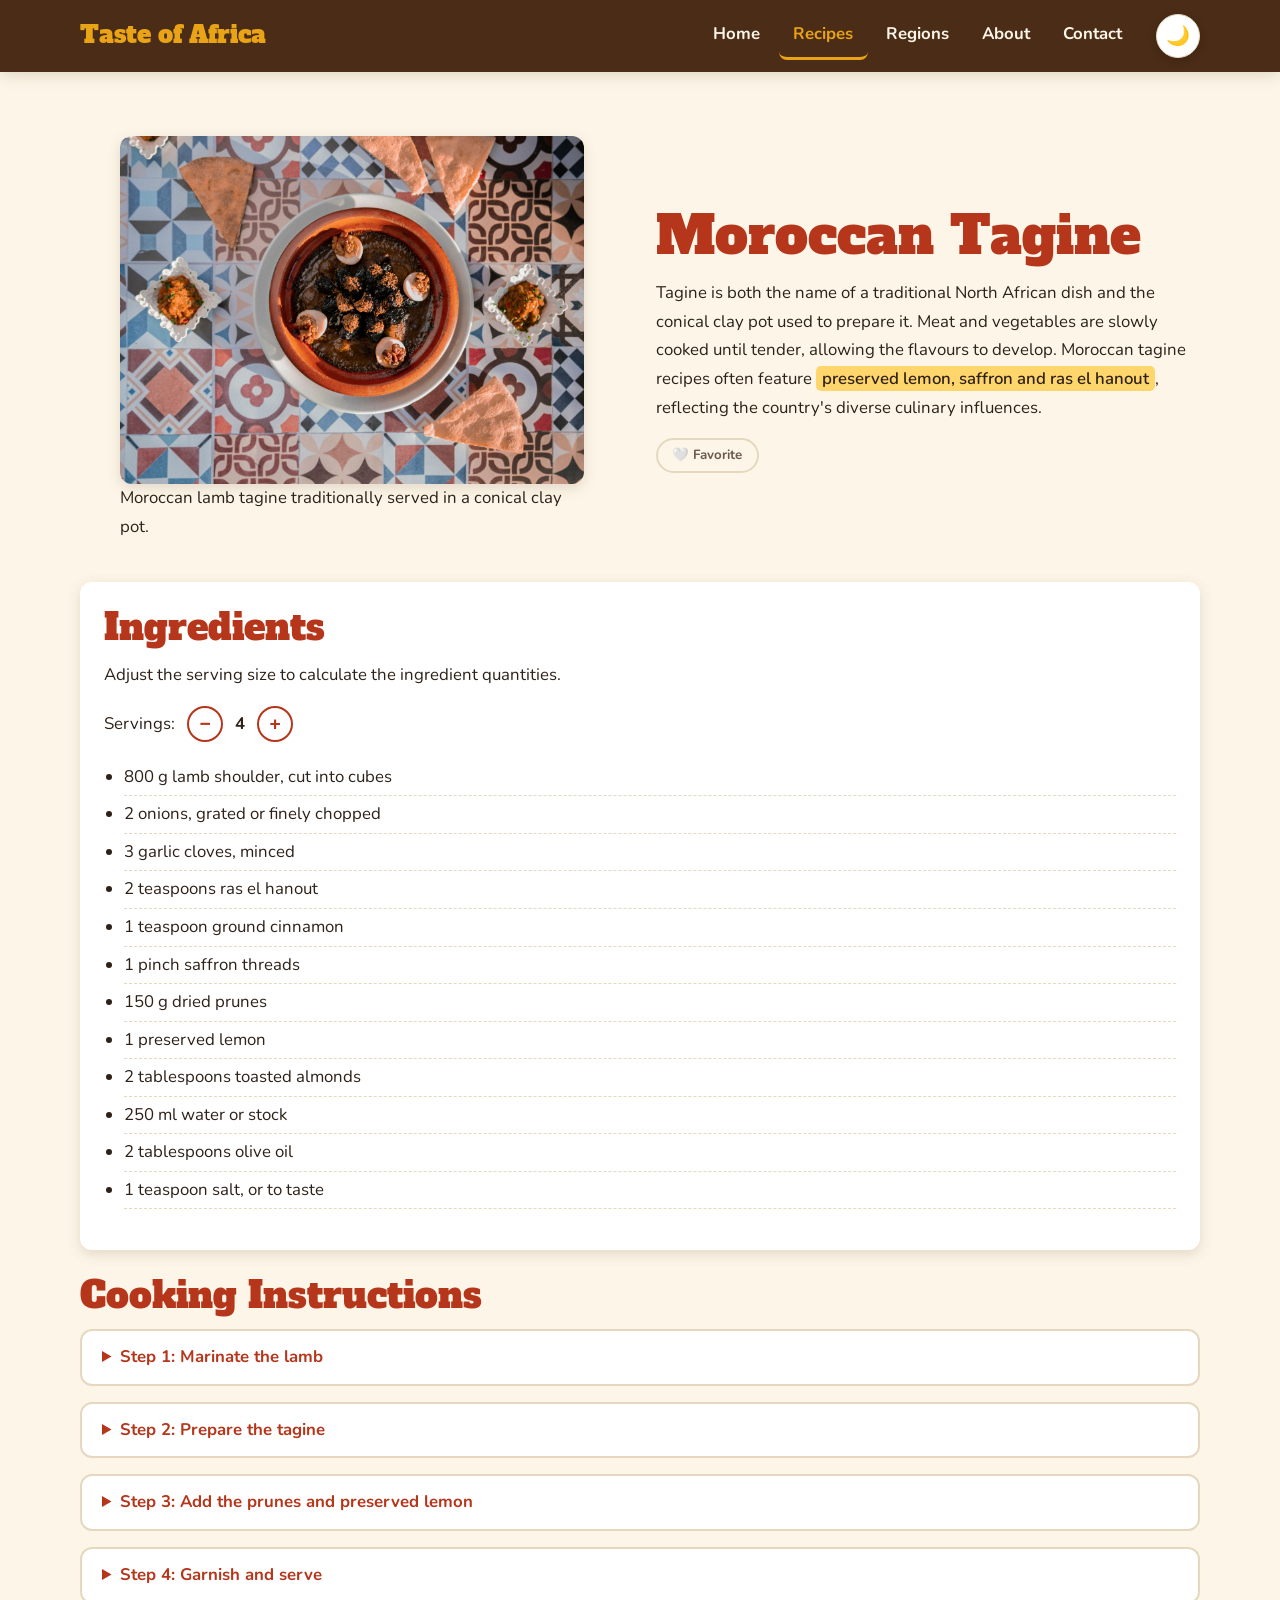
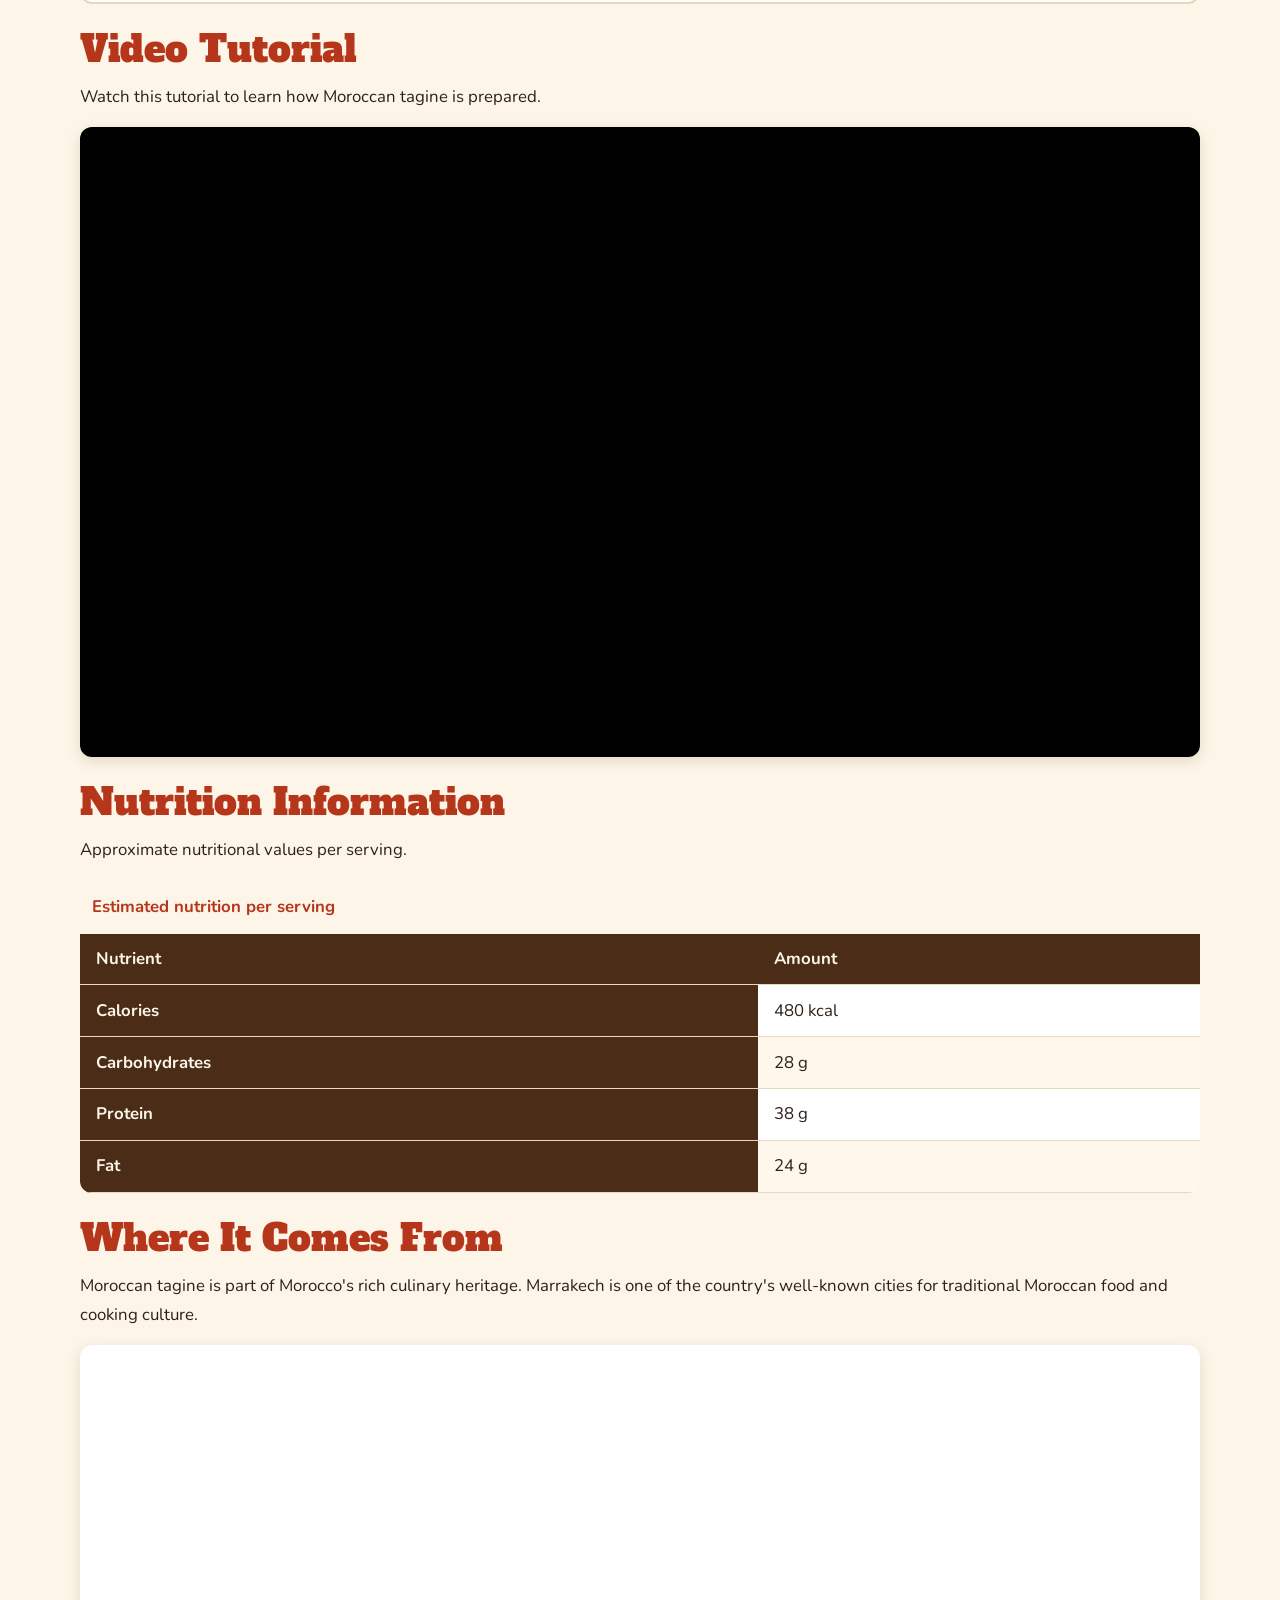
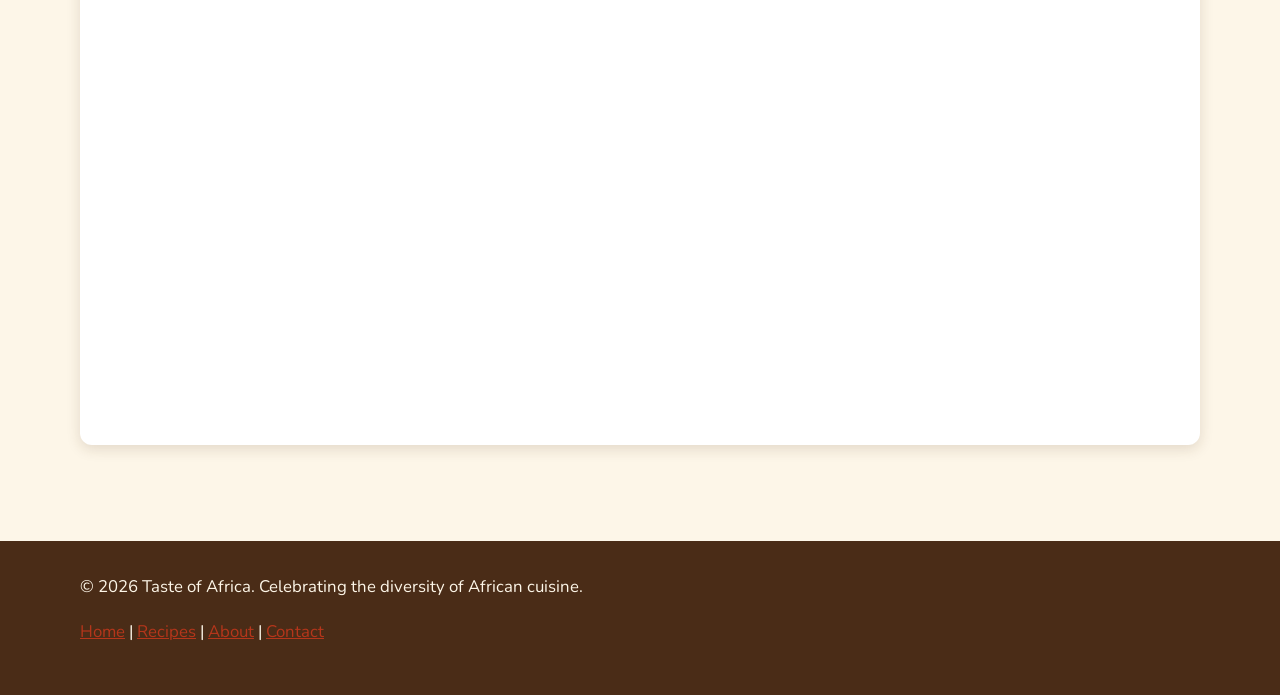
<file: recipe-tagine.html>
<!DOCTYPE html>
<html lang="en">

<head>
    <meta charset="UTF-8">
    <meta name="viewport" content="width=device-width, initial-scale=1.0">

    <meta name="description" content="Learn how to prepare traditional Moroccan lamb tagine with ingredients, cooking instructions, nutrition information and a video tutorial.">

    <title>Moroccan Tagine | Taste of Africa</title>

    <link rel="stylesheet" href="styles.css">

    <link rel="preconnect" href="https://fonts.googleapis.com">
    <link rel="preconnect" href="https://fonts.gstatic.com" crossorigin>

    <link href="https://fonts.googleapis.com/css2?family=Alfa+Slab+One&family=Nunito:wght@400;600;700;800&display=swap" rel="stylesheet">

    <script src="script.js" defer></script>
</head>

<body>

    <!-- SHARED NAVIGATION -->
    <header class="site-header">
        <div class="container header-inner">

            <a href="index.html" class="logo">Taste of Africa</a>

            <nav aria-label="Main navigation">
                <ul class="nav-links">
                    <li><a href="index.html">Home</a></li>
                    <li><a href="recipes.html" aria-current="page">Recipes</a></li>
                    <li><a href="region-east.html">Regions</a></li>
                    <li><a href="about.html">About</a></li>
                    <li><a href="contact.html">Contact</a></li>
                </ul>
            </nav>

            <button
                id="theme-toggle"
                class="theme-toggle"
                type="button"
                aria-label="Toggle dark and light mode">
                🌙
            </button>

        </div>
    </header>


    <!-- MAIN RECIPE CONTENT -->
    <main class="container section">

        <article class="stack">

            <!-- RECIPE HERO -->
            <header class="recipe-hero">

                <figure>
                    <img
                        src="images/tagine.jpg"
                        alt="Traditional Moroccan lamb tagine with prunes and almonds served in a clay cooking pot"
                        loading="lazy">

                    <figcaption>
                        Moroccan lamb tagine traditionally served in a conical clay pot.
                    </figcaption>
                </figure>

                <div>

                    <h1>Moroccan Tagine</h1>

                    <p>
                        Tagine is both the name of a traditional North African
                        dish and the conical clay pot used to prepare it.
                        Meat and vegetables are slowly cooked until tender,
                        allowing the flavours to develop. Moroccan tagine
                        recipes often feature
                        <mark>preserved lemon, saffron and ras el hanout</mark>,
                        reflecting the country's diverse culinary influences.
                    </p>

                    <button
                        type="button"
                        class="fav-btn"
                        data-id="tagine"
                        aria-pressed="false"
                        aria-label="Add Moroccan Tagine to favorites">
                        🤍 Favorite
                    </button>

                </div>

            </header>


            <!-- INGREDIENTS -->
            <section class="recipe-box" aria-labelledby="ing-title">

                <h2 id="ing-title">Ingredients</h2>

                <p>
                    Adjust the serving size to calculate the ingredient quantities.
                </p>

                <div class="scaler">

                    <span>Servings:</span>

                    <button
                        type="button"
                        id="servings-minus"
                        aria-label="Decrease servings">
                        −
                    </button>

                    <strong id="servings-count" data-base="4" aria-live="polite">4</strong>

                    <button
                        type="button"
                        id="servings-plus"
                        aria-label="Increase servings">
                        +
                    </button>

                </div>

                <ul class="ingredients-list" id="ingredients">

                    <li>
                        <span class="amt" data-base="800">800</span>
                        g lamb shoulder, cut into cubes
                    </li>

                    <li>
                        <span class="amt" data-base="2">2</span>
                        onions, grated or finely chopped
                    </li>

                    <li>
                        <span class="amt" data-base="3">3</span>
                        garlic cloves, minced
                    </li>

                    <li>
                        <span class="amt" data-base="2">2</span>
                        teaspoons ras el hanout
                    </li>

                    <li>
                        <span class="amt" data-base="1">1</span>
                        teaspoon ground cinnamon
                    </li>

                    <li>
                        <span class="amt" data-base="1">1</span>
                        pinch saffron threads
                    </li>

                    <li>
                        <span class="amt" data-base="150">150</span>
                        g dried prunes
                    </li>

                    <li>
                        <span class="amt" data-base="1">1</span>
                        preserved lemon
                    </li>

                    <li>
                        <span class="amt" data-base="2">2</span>
                        tablespoons toasted almonds
                    </li>

                    <li>
                        <span class="amt" data-base="250">250</span>
                        ml water or stock
                    </li>

                    <li>
                        <span class="amt" data-base="2">2</span>
                        tablespoons olive oil
                    </li>

                    <li>
                        <span class="amt" data-base="1">1</span>
                        teaspoon salt, or to taste
                    </li>

                </ul>

            </section>


            <!-- COOKING INSTRUCTIONS -->
            <section aria-labelledby="inst-title">

                <h2 id="inst-title">Cooking Instructions</h2>

                <details>
                    <summary>Step 1: Marinate the lamb</summary>

                    <ol>
                        <li>
                            Place the lamb pieces in a large bowl.
                        </li>

                        <li>
                            Add the minced garlic, ras el hanout,
                            cinnamon, salt and olive oil.
                        </li>

                        <li>
                            Mix thoroughly until the lamb is coated
                            with the spices.
                        </li>

                        <li>
                            Cover and allow the lamb to marinate
                            for at least one hour.
                        </li>
                    </ol>
                </details>

                <details>
                    <summary>Step 2: Prepare the tagine</summary>

                    <ol>
                        <li>
                            Heat the tagine or a heavy-bottomed pot
                            over low to medium heat.
                        </li>

                        <li>
                            Add the grated onions and cook until softened.
                        </li>

                        <li>
                            Add the marinated lamb and brown lightly
                            on all sides.
                        </li>

                        <li>
                            Dissolve the saffron in warm water or stock,
                            then pour it into the pot.
                        </li>

                        <li>
                            Cover and cook gently for approximately
                            1.5 to 2 hours, until the lamb becomes tender.
                            Check occasionally and add a little liquid
                            if necessary.
                        </li>
                    </ol>
                </details>

                <details>
                    <summary>Step 3: Add the prunes and preserved lemon</summary>

                    <ol>
                        <li>
                            Add the dried prunes to the pot.
                        </li>

                        <li>
                            Rinse the preserved lemon, remove the pulp
                            if desired, and add the peel to the dish.
                        </li>

                        <li>
                            Continue cooking for approximately
                            20 minutes until the flavours combine.
                        </li>
                    </ol>
                </details>

                <details>
                    <summary>Step 4: Garnish and serve</summary>

                    <ol>
                        <li>
                            Toast the almonds in a dry pan until golden.
                        </li>

                        <li>
                            Sprinkle the almonds over the finished tagine.
                        </li>

                        <li>
                            Serve hot with couscous, Moroccan bread
                            or your preferred side dish.
                        </li>
                    </ol>
                </details>

            </section>


            <!-- VIDEO TUTORIAL -->
            <section aria-labelledby="vid-title">

                <h2 id="vid-title">Video Tutorial</h2>

                <p>
                    Watch this tutorial to learn how Moroccan tagine is prepared.
                </p>

                <div class="video-wrap">

                    <iframe
                        src="https://www.youtube.com/embed/qR7kECAp4a4"
                        title="How to prepare Moroccan lamb tagine"
                        loading="lazy"
                        allow="accelerometer; autoplay; clipboard-write; encrypted-media; gyroscope; picture-in-picture; web-share"
                        referrerpolicy="strict-origin-when-cross-origin"
                        allowfullscreen>
                    </iframe>

                </div>

            </section>


            <!-- NUTRITION INFORMATION -->
            <section aria-labelledby="nut-title">

                <h2 id="nut-title">Nutrition Information</h2>

                <p>
                    Approximate nutritional values per serving.
                </p>

                <table>

                    <caption>Estimated nutrition per serving</caption>

                    <thead>
                        <tr>
                            <th scope="col">Nutrient</th>
                            <th scope="col">Amount</th>
                        </tr>
                    </thead>

                    <tbody>

                        <tr>
                            <th scope="row">Calories</th>
                            <td>480 kcal</td>
                        </tr>

                        <tr>
                            <th scope="row">Carbohydrates</th>
                            <td>28 g</td>
                        </tr>

                        <tr>
                            <th scope="row">Protein</th>
                            <td>38 g</td>
                        </tr>

                        <tr>
                            <th scope="row">Fat</th>
                            <td>24 g</td>
                        </tr>

                    </tbody>

                </table>

            </section>


            <!-- MAP -->
            <section aria-labelledby="map-title">

                <h2 id="map-title">Where It Comes From</h2>

                <p>
                    Moroccan tagine is part of Morocco's rich culinary
                    heritage. Marrakech is one of the country's well-known
                    cities for traditional Moroccan food and cooking culture.
                </p>

                <div class="map-wrap">

                    <iframe
                        src="https://maps.google.com/maps?q=Marrakech,Morocco&output=embed"
                        title="Map showing Marrakech, Morocco"
                        loading="lazy"
                        referrerpolicy="no-referrer-when-downgrade">
                    </iframe>

                </div>

            </section>

        </article>

    </main>


    <!-- SHARED FOOTER -->
    <footer class="site-footer">

        <div class="container">

            <p>
                &copy; 2026 Taste of Africa.
                Celebrating the diversity of African cuisine.
            </p>

            <p>
                <a href="index.html">Home</a> |
                <a href="recipes.html">Recipes</a> |
                <a href="about.html">About</a> |
                <a href="contact.html">Contact</a>
            </p>

        </div>

    </footer>

</body>
</html>
</file>
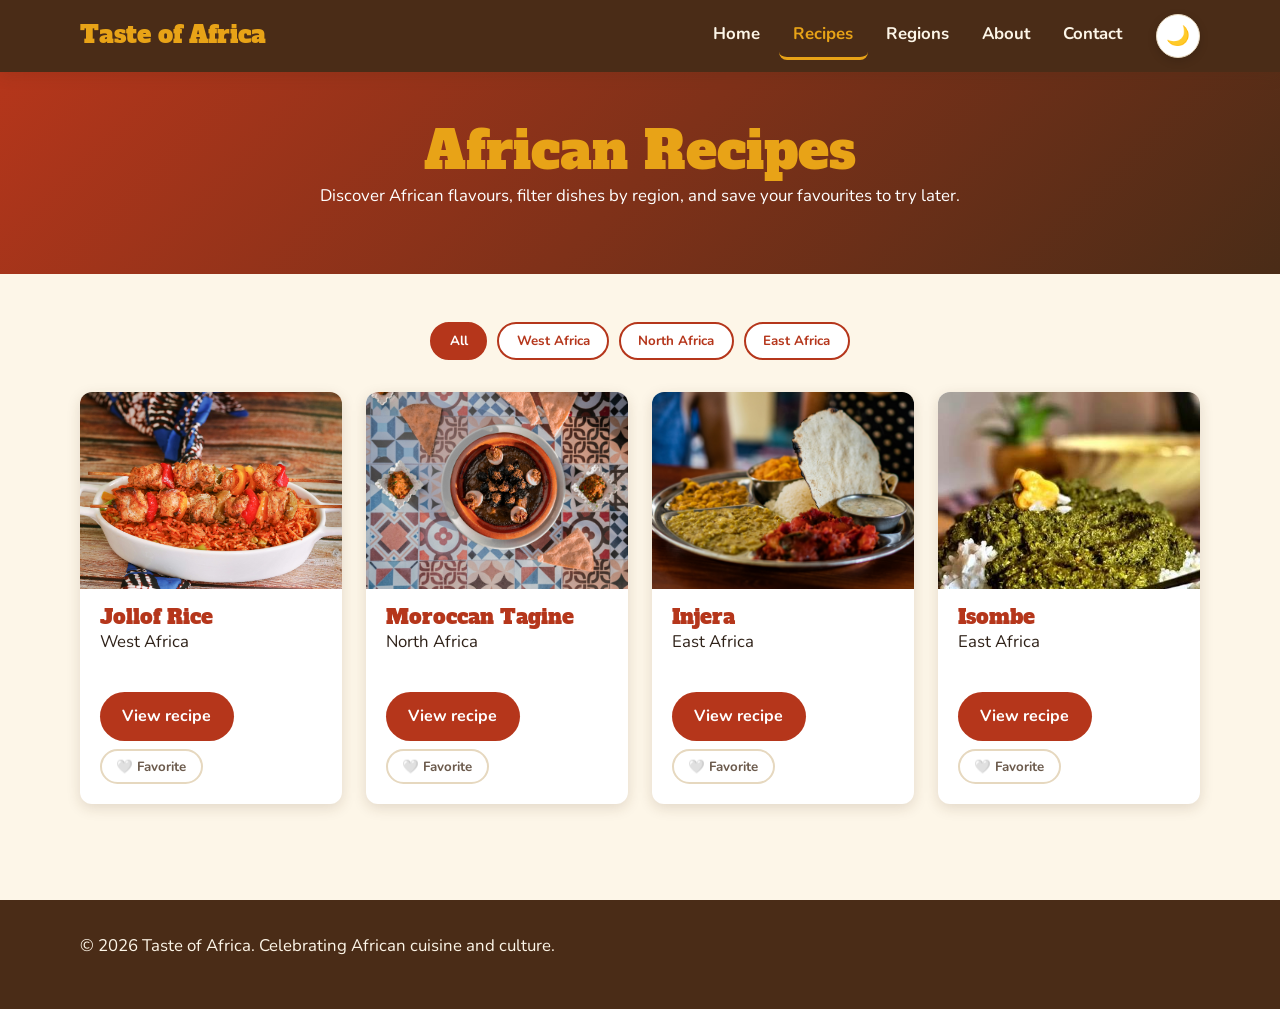
<file: recipes.html>
<!DOCTYPE html>
<html lang="en">

<head>
    <meta charset="UTF-8">
    <meta name="viewport" content="width=device-width, initial-scale=1.0">

    <meta name="description" content="Explore African recipes, filter dishes by region, and save your favourite meals.">

    <title>African Recipes | Taste of Africa</title>

    <link rel="preconnect" href="https://fonts.googleapis.com">
    <link rel="preconnect" href="https://fonts.gstatic.com" crossorigin>
    <link href="https://fonts.googleapis.com/css2?family=Alfa+Slab+One&family=Nunito:wght@400;600;700;800&display=swap" rel="stylesheet">

    <link rel="stylesheet" href="styles.css">
    <script src="script.js" defer></script>
</head>

<body>

    <!-- NAVIGATION -->
    <header class="site-header">
        <div class="container header-inner">

            <a href="index.html" class="logo">Taste of Africa</a>

            <nav aria-label="Main navigation">
                <ul class="nav-links">
                    <li><a href="index.html">Home</a></li>
                    <li><a href="recipes.html" aria-current="page">Recipes</a></li>
                    <li><a href="region-east.html">Regions</a></li>
                    <li><a href="about.html">About</a></li>
                    <li><a href="contact.html">Contact</a></li>
                </ul>
            </nav>

            <button
                id="theme-toggle"
                class="theme-toggle"
                type="button"
                aria-label="Toggle dark and light mode">
                🌙
            </button>

        </div>
    </header>

    <main>

        <!-- PAGE BANNER -->
        <header class="page-banner">
            <h1>African Recipes</h1>
            <p>Discover African flavours, filter dishes by region, and save your favourites to try later.</p>
        </header>

        <!-- RECIPE COLLECTION -->
        <section class="section container" aria-label="Recipe collection">

            <div class="filter-bar" role="group" aria-label="Filter recipes by region">
                <button type="button" class="filter-btn active" data-filter="all" aria-pressed="true">
                    All
                </button>

                <button type="button" class="filter-btn" data-filter="west-africa" aria-pressed="false">
                    West Africa
                </button>

                <button type="button" class="filter-btn" data-filter="north-africa" aria-pressed="false">
                    North Africa
                </button>

                <button type="button" class="filter-btn" data-filter="east-africa" aria-pressed="false">
                    East Africa
                </button>
            </div>

            <div class="grid" id="recipe-grid">

                <!-- JOLLOF RICE -->
                <article class="card recipe-card" data-region="west-africa" data-id="jollof">

                    <figure>
                        <img src="images/jollof.jpg"
                             alt="A pot of red jollof rice with fried plantain">

                        <figcaption>
                            <h2>Jollof Rice</h2>
                            West Africa
                        </figcaption>
                    </figure>

                    <div class="card-body">
                        <div class="card-actions">
                            <a class="btn" href="recipe-jollof.html">View recipe</a>

                            <button type="button" class="fav-btn" data-id="jollof">
                                🤍 Favorite
                            </button>
                        </div>
                    </div>

                </article>

                <!-- MOROCCAN TAGINE -->
                <article class="card recipe-card" data-region="north-africa" data-id="tagine">

                    <figure>
                        <img src="images/tagine.jpg"
                             alt="A clay tagine of lamb with prunes and almonds">

                        <figcaption>
                            <h2>Moroccan Tagine</h2>
                            North Africa
                        </figcaption>
                    </figure>

                    <div class="card-body">
                        <div class="card-actions">
                            <a class="btn" href="recipe-tagine.html">View recipe</a>

                            <button type="button" class="fav-btn" data-id="tagine">
                                🤍 Favorite
                            </button>
                        </div>
                    </div>

                </article>

                <!-- INJERA -->
                <article class="card recipe-card" data-region="east-africa" data-id="injera">

                    <figure>
                        <img src="images/injera.jpg"
                             alt="Injera flatbread topped with Ethiopian stews">

                        <figcaption>
                            <h2>Injera</h2>
                            East Africa
                        </figcaption>
                    </figure>

                    <div class="card-body">
                        <div class="card-actions">
                            <a class="btn" href="recipe-injera.html">View recipe</a>

                            <button type="button" class="fav-btn" data-id="injera">
                                🤍 Favorite
                            </button>
                        </div>
                    </div>

                </article>

                <!-- ISOMBE -->
                <article class="card recipe-card" data-region="east-africa" data-id="isombe">

                    <figure>
                        <img src="images/isombe.jpg"
                             alt="A bowl of Rwandan isombe made with cassava leaves">

                        <figcaption>
                            <h2>Isombe</h2>
                            East Africa
                        </figcaption>
                    </figure>

                    <div class="card-body">
                        <div class="card-actions">
                            <a class="btn" href="recipe-isombe.html">View recipe</a>

                            <button type="button" class="fav-btn" data-id="isombe">
                                🤍 Favorite
                            </button>
                        </div>
                    </div>

                </article>

            </div>

        </section>

    </main>

    <!-- FOOTER -->
    <footer class="site-footer">
        <div class="container footer-inner">
            <p>
                &copy; 2026 Taste of Africa.
                Celebrating African cuisine and culture.
            </p>
        </div>
    </footer>

</body>
</html>
</file>
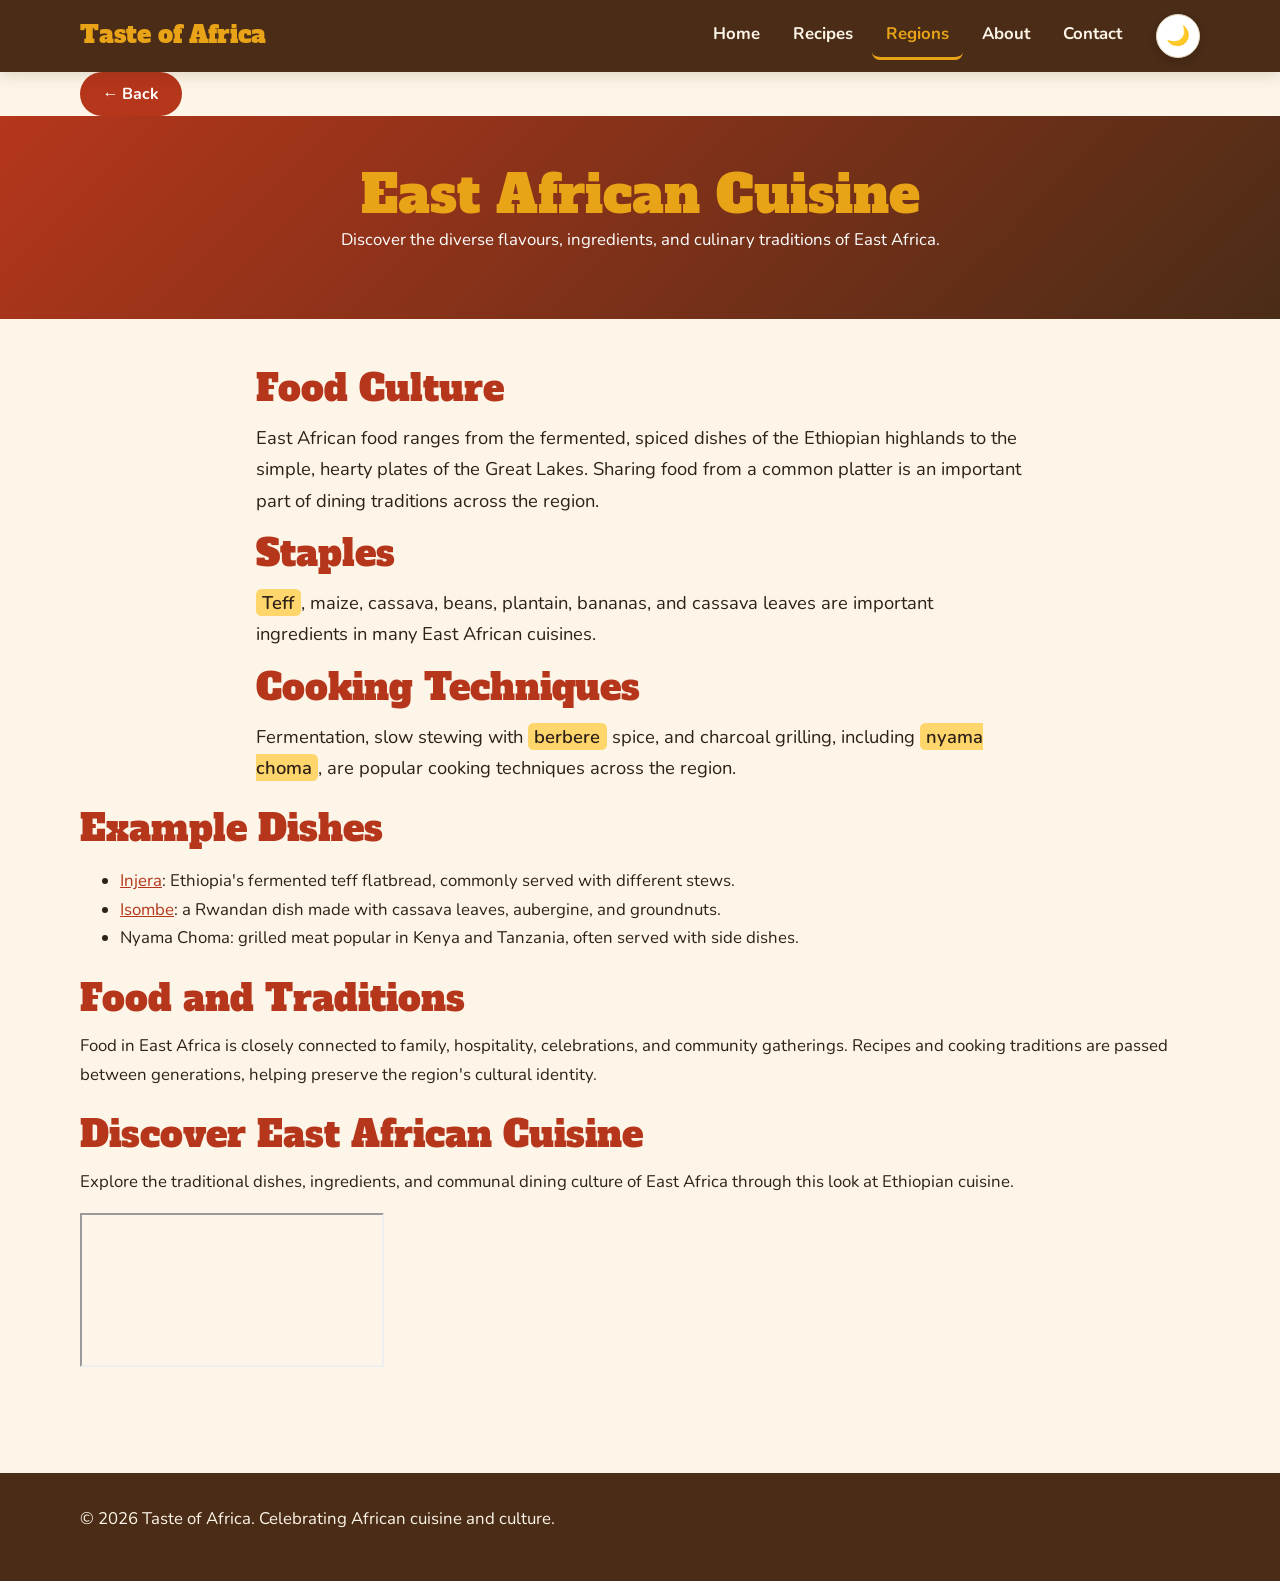
<file: region-east.html>
<!DOCTYPE html>
<html lang="en">

<head>
    <meta charset="UTF-8">
    <meta name="viewport" content="width=device-width, initial-scale=1.0">

    <meta name="description" content="Explore the food culture, traditional ingredients, and dishes of East Africa.">

    <title>East African Cuisine | Taste of Africa</title>

    <link rel="preconnect" href="https://fonts.googleapis.com">
    <link rel="preconnect" href="https://fonts.gstatic.com" crossorigin>
    <link href="https://fonts.googleapis.com/css2?family=Alfa+Slab+One&family=Nunito:wght@400;600;700;800&display=swap" rel="stylesheet">

    <link rel="stylesheet" href="styles.css">
    <script src="script.js" defer></script>
</head>

<body>

    <!-- NAVIGATION -->
    <header class="site-header">
        <div class="container header-inner">

            <a href="index.html" class="logo">Taste of Africa</a>

            <nav aria-label="Main navigation">
                <ul class="nav-links">
                    <li><a href="index.html">Home</a></li>
                    <li><a href="recipes.html">Recipes</a></li>
                    <li><a href="region-east.html" aria-current="page">Regions</a></li>
                    <li><a href="about.html">About</a></li>
                    <li><a href="contact.html">Contact</a></li>
                </ul>
            </nav>

            <button
                id="theme-toggle"
                class="theme-toggle"
                type="button"
                aria-label="Toggle dark and light mode">
                🌙
            </button>

        </div>
    </header>

    <main>

        <!-- BACK BUTTON -->
        <div class="container back-navigation">
            <button class="btn back-button" type="button">
                &larr; Back
            </button>
        </div>

        <!-- PAGE BANNER -->
        <header class="page-banner">
            <h1>East African Cuisine</h1>
            <p>
                Discover the diverse flavours, ingredients, and culinary
                traditions of East Africa.
            </p>
        </header>

        <div class="container section stack">

            <!-- FOOD CULTURE -->
            <section class="region-intro" aria-labelledby="culture-title">

                <h2 id="culture-title">Food Culture</h2>

                <p>
                    East African food ranges from the fermented, spiced
                    dishes of the Ethiopian highlands to the simple,
                    hearty plates of the Great Lakes. Sharing food from
                    a common platter is an important part of dining
                    traditions across the region.
                </p>

                <h2>Staples</h2>

                <p>
                    <mark>Teff</mark>, maize, cassava, beans, plantain,
                    bananas, and cassava leaves are important ingredients
                    in many East African cuisines.
                </p>

                <h2>Cooking Techniques</h2>

                <p>
                    Fermentation, slow stewing with <mark>berbere</mark>
                    spice, and charcoal grilling, including
                    <mark>nyama choma</mark>, are popular cooking
                    techniques across the region.
                </p>

            </section>

            <!-- EXAMPLE DISHES -->
            <section aria-labelledby="dishes-title">

                <h2 id="dishes-title">Example Dishes</h2>

                <ul>
                    <li>
                        <a href="recipe-injera.html">Injera</a>:
                        Ethiopia's fermented teff flatbread, commonly
                        served with different stews.
                    </li>

                    <li>
                        <a href="recipe-isombe.html">Isombe</a>:
                        a Rwandan dish made with cassava leaves,
                        aubergine, and groundnuts.
                    </li>

                    <li>
                        Nyama Choma: grilled meat popular in Kenya
                        and Tanzania, often served with side dishes.
                    </li>
                </ul>

            </section>

            <!-- REGIONAL SIGNIFICANCE -->
            <section aria-labelledby="traditions-title">

                <h2 id="traditions-title">Food and Traditions</h2>

                <p>
                    Food in East Africa is closely connected to family,
                    hospitality, celebrations, and community gatherings.
                    Recipes and cooking traditions are passed between
                    generations, helping preserve the region's cultural
                    identity.
                </p>

            </section>
            <!-- REGIONAL FOOD VIDEO -->
<section class="video-section" aria-labelledby="video-title">

    <h2 id="video-title">Discover East African Cuisine</h2>

    <p>
        Explore the traditional dishes, ingredients, and
        communal dining culture of East Africa through
        this look at Ethiopian cuisine.
    </p>

    <div class="video-container">
        <iframe
            src="https://www.youtube.com/embed/6DAtitvtmWw"
            title="What Is Traditional Ethiopian Food Like?"
            loading="lazy"
            allowfullscreen>
        </iframe>
    </div>

</section>

        </div>

    </main>

    <!-- FOOTER -->
    <footer class="site-footer">
        <div class="container footer-inner">
            <p>
                &copy; 2026 Taste of Africa.
                Celebrating African cuisine and culture.
            </p>
        </div>
    </footer>

</body>
</html>
</file>
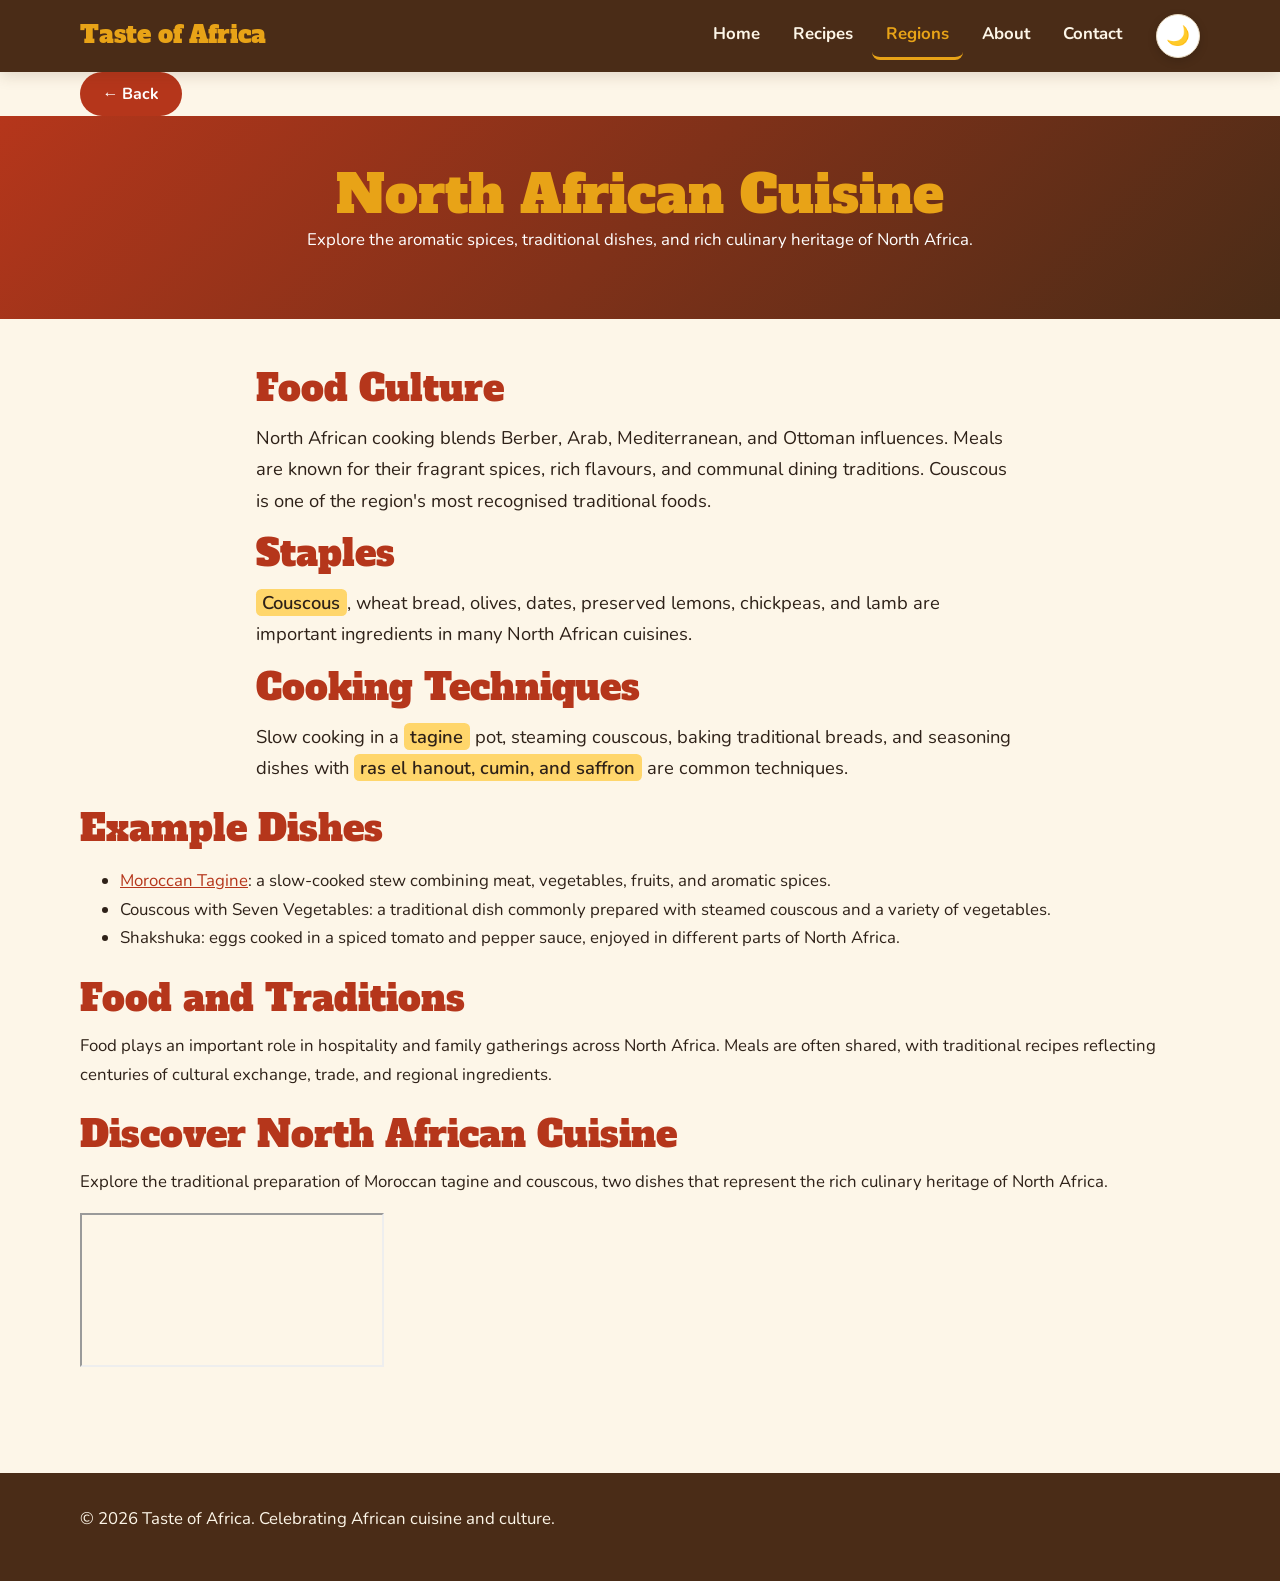
<file: region-north.html>
<!DOCTYPE html>
<html lang="en">

<head>
    <meta charset="UTF-8">
    <meta name="viewport" content="width=device-width, initial-scale=1.0">

    <meta name="description" content="Discover the food traditions, ingredients, and dishes of North Africa.">

    <title>North African Cuisine | Taste of Africa</title>

    <link rel="preconnect" href="https://fonts.googleapis.com">
    <link rel="preconnect" href="https://fonts.gstatic.com" crossorigin>
    <link href="https://fonts.googleapis.com/css2?family=Alfa+Slab+One&family=Nunito:wght@400;600;700;800&display=swap" rel="stylesheet">

    <link rel="stylesheet" href="styles.css">
    <script src="script.js" defer></script>
</head>

<body>

    <!-- NAVIGATION -->
    <header class="site-header">
        <div class="container header-inner">

            <a href="index.html" class="logo">Taste of Africa</a>

            <nav aria-label="Main navigation">
                <ul class="nav-links">
                    <li><a href="index.html">Home</a></li>
                    <li><a href="recipes.html">Recipes</a></li>
                    <li><a href="region-east.html" aria-current="page">Regions</a></li>
                    <li><a href="about.html">About</a></li>
                    <li><a href="contact.html">Contact</a></li>
                </ul>
            </nav>

            <button
                id="theme-toggle"
                class="theme-toggle"
                type="button"
                aria-label="Toggle dark and light mode">
                🌙
            </button>

        </div>
    </header>

    <main>

        <!-- BACK BUTTON -->
        <div class="container back-navigation">
            <button class="btn back-button" type="button">
                &larr; Back
            </button>
        </div>

        <!-- PAGE BANNER -->
        <header class="page-banner">
            <h1>North African Cuisine</h1>
            <p>
                Explore the aromatic spices, traditional dishes,
                and rich culinary heritage of North Africa.
            </p>
        </header>

        <div class="container section stack">

            <!-- FOOD CULTURE -->
            <section class="region-intro" aria-labelledby="culture-title">

                <h2 id="culture-title">Food Culture</h2>

                <p>
                    North African cooking blends Berber, Arab,
                    Mediterranean, and Ottoman influences. Meals are
                    known for their fragrant spices, rich flavours,
                    and communal dining traditions. Couscous is one
                    of the region's most recognised traditional foods.
                </p>

                <h2>Staples</h2>

                <p>
                    <mark>Couscous</mark>, wheat bread, olives, dates,
                    preserved lemons, chickpeas, and lamb are important
                    ingredients in many North African cuisines.
                </p>

                <h2>Cooking Techniques</h2>

                <p>
                    Slow cooking in a <mark>tagine</mark> pot,
                    steaming couscous, baking traditional breads,
                    and seasoning dishes with
                    <mark>ras el hanout, cumin, and saffron</mark>
                    are common techniques.
                </p>

            </section>

            <!-- EXAMPLE DISHES -->
            <section aria-labelledby="dishes-title">

                <h2 id="dishes-title">Example Dishes</h2>

                <ul>
                    <li>
                        <a href="recipe-tagine.html">Moroccan Tagine</a>:
                        a slow-cooked stew combining meat, vegetables,
                        fruits, and aromatic spices.
                    </li>

                    <li>
                        Couscous with Seven Vegetables:
                        a traditional dish commonly prepared with
                        steamed couscous and a variety of vegetables.
                    </li>

                    <li>
                        Shakshuka:
                        eggs cooked in a spiced tomato and pepper sauce,
                        enjoyed in different parts of North Africa.
                    </li>
                </ul>

            </section>

            <!-- REGIONAL SIGNIFICANCE -->
            <section aria-labelledby="traditions-title">

                <h2 id="traditions-title">Food and Traditions</h2>

                <p>
                    Food plays an important role in hospitality and
                    family gatherings across North Africa. Meals are
                    often shared, with traditional recipes reflecting
                    centuries of cultural exchange, trade, and regional
                    ingredients.
                </p>

            </section>
            <!-- REGIONAL FOOD VIDEO -->
<section class="video-section" aria-labelledby="video-title">

    <h2 id="video-title">Discover North African Cuisine</h2>

    <p>
        Explore the traditional preparation of Moroccan
        tagine and couscous, two dishes that represent
        the rich culinary heritage of North Africa.
    </p>

    <div class="video-container">
        <iframe
            src="https://www.youtube.com/embed/1ORY1TEGIBk"
            title="Traditional Moroccan Tagine and Couscous"
            loading="lazy"
            allowfullscreen>
        </iframe>
    </div>

</section>

        </div>

    </main>

    <!-- FOOTER -->
    <footer class="site-footer">
        <div class="container footer-inner">
            <p>
                &copy; 2026 Taste of Africa.
                Celebrating African cuisine and culture.
            </p>
        </div>
    </footer>

</body>
</html>
</file>
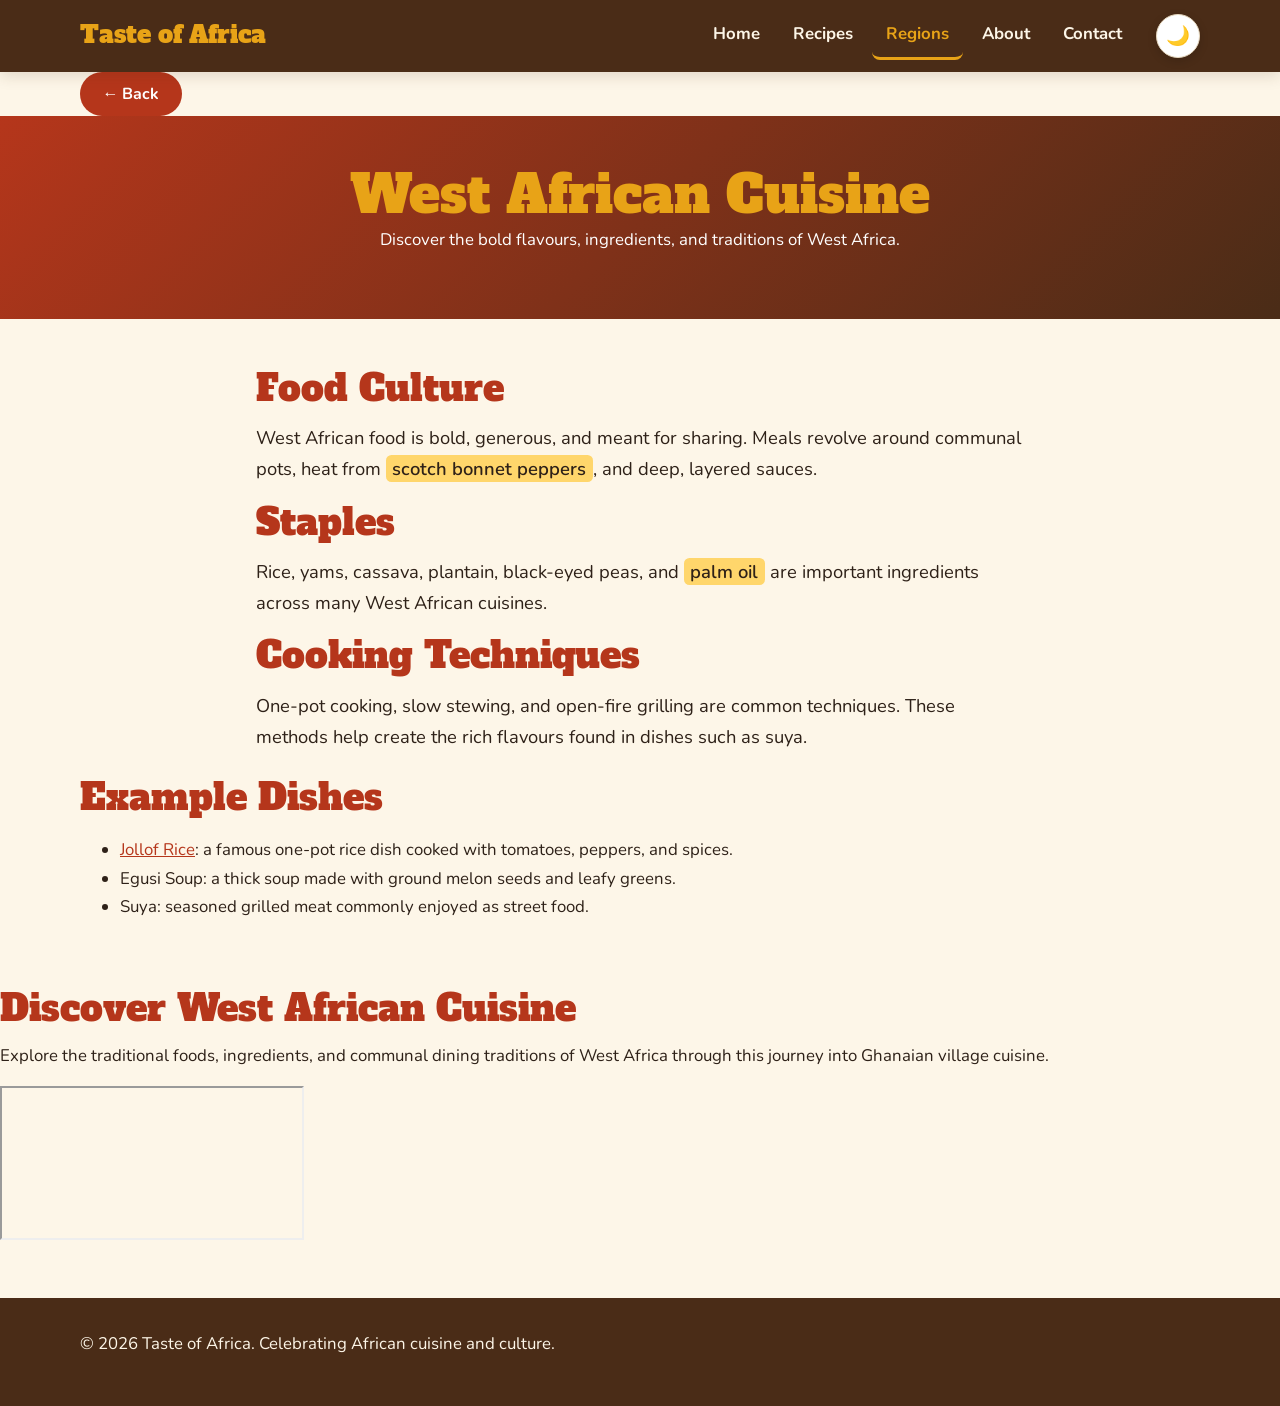
<file: region-west.html>
<!DOCTYPE html>
<html lang="en">

<head>
    <meta charset="UTF-8">
    <meta name="viewport" content="width=device-width, initial-scale=1.0">

    <meta name="description" content="Explore the food culture, traditional ingredients, and dishes of West Africa.">

    <title>West African Cuisine | Taste of Africa</title>

    <link rel="preconnect" href="https://fonts.googleapis.com">
    <link rel="preconnect" href="https://fonts.gstatic.com" crossorigin>
    <link href="https://fonts.googleapis.com/css2?family=Alfa+Slab+One&family=Nunito:wght@400;600;700;800&display=swap" rel="stylesheet">

    <link rel="stylesheet" href="styles.css">
    <script src="script.js" defer></script>
</head>

<body>

    <!-- NAVIGATION -->
    <header class="site-header">
        <div class="container header-inner">

            <a href="index.html" class="logo">Taste of Africa</a>

            <nav aria-label="Main navigation">
                <ul class="nav-links">
                    <li><a href="index.html">Home</a></li>
                    <li><a href="recipes.html">Recipes</a></li>
                    <li><a href="region-east.html" aria-current="page">Regions</a></li>
                    <li><a href="about.html">About</a></li>
                    <li><a href="contact.html">Contact</a></li>
                </ul>
            </nav>

            <button
                id="theme-toggle"
                class="theme-toggle"
                type="button"
                aria-label="Toggle dark and light mode">
                🌙
            </button>

        </div>
    </header>

    <main>

        <!-- BACK BUTTON -->
        <div class="container back-navigation">
            <button class="btn back-button" type="button">
                &larr; Back
            </button>
        </div>

        <!-- PAGE TITLE -->
        <header class="page-banner">
            <h1>West African Cuisine</h1>
            <p>Discover the bold flavours, ingredients, and traditions of West Africa.</p>
        </header>

        <div class="container section stack">

            <!-- FOOD CULTURE -->
            <section class="region-intro" aria-labelledby="culture-title">

                <h2 id="culture-title">Food Culture</h2>

                <p>
                    West African food is bold, generous, and meant for sharing.
                    Meals revolve around communal pots, heat from
                    <mark>scotch bonnet peppers</mark>, and deep, layered sauces.
                </p>

                <h2>Staples</h2>

                <p>
                    Rice, yams, cassava, plantain, black-eyed peas, and
                    <mark>palm oil</mark> are important ingredients across
                    many West African cuisines.
                </p>

                <h2>Cooking Techniques</h2>

                <p>
                    One-pot cooking, slow stewing, and open-fire grilling
                    are common techniques. These methods help create
                    the rich flavours found in dishes such as suya.
                </p>

            </section>

            <!-- EXAMPLE DISHES -->
            <section aria-labelledby="dishes-title">

                <h2 id="dishes-title">Example Dishes</h2>

                <ul>
                    <li>
                        <a href="recipe-jollof.html">Jollof Rice</a>:
                        a famous one-pot rice dish cooked with tomatoes,
                        peppers, and spices.
                    </li>

                    <li>
                        Egusi Soup: a thick soup made with ground melon
                        seeds and leafy greens.
                    </li>

                    <li>
                        Suya: seasoned grilled meat commonly enjoyed
                        as street food.
                    </li>
                </ul>

            </section>

        </div>
        <!-- REGIONAL FOOD VIDEO -->
<section class="video-section" aria-labelledby="video-title">

    <h2 id="video-title">Discover West African Cuisine</h2>

    <p>
        Explore the traditional foods, ingredients, and
        communal dining traditions of West Africa through
        this journey into Ghanaian village cuisine.
    </p>

    <div class="video-container">
        <iframe
            src="https://www.youtube.com/embed/GZa2B-knFGw"
            title="Traditional West African Food in Rural Ghana"
            loading="lazy"
            allowfullscreen>
        </iframe>
    </div>

</section>

    </main>

    <!-- FOOTER -->
    <footer class="site-footer">
        <div class="container footer-inner">
            <p>
                &copy; 2026 Taste of Africa.
                Celebrating African cuisine and culture.
            </p>
        </div>
    </footer>

</body>
</html>
</file>
<file: styles.css>
@import url("https://fonts.googleapis.com/css2?family=Alfa+Slab+One&family=Nunito:wght@400;500;600;700;800&display=swap");

/* =========================================================

    Taste of Africa - styles.css

    ========================================================= */

/* 1. Design tokens */

:root {

   --color-primary: #b5361b;

   --color-primary-dark: #8a2711;

   --color-accent: #e8a317;

   --color-brown: #4a2c17;

   --color-bg: #fdf6e8;

   --color-surface: #ffffff;

   --color-text: #2e2118;

   --color-muted: #6b5a4c;

   --color-border: #e6d8bf;

   --color-mark: #ffd66b;

   --font-heading: "Alfa Slab One", Georgia, serif;

   --font-body: "Nunito", Arial, sans-serif;

   --radius: 0.75rem;

   --shadow: 0 4px 14px rgba(74, 44, 23, 0.15);

   --space: 1.5rem;

}

/* Dark mode */

[data-theme="dark"] {

   --color-bg: #1c1410;

   --color-surface: #2a1f18;

   --color-text: #f3e8d6;

   --color-muted: #c9b79f;

   --color-border: #4a3a2d;

   --color-brown: #f3e8d6;

   --color-mark: #8a6a14;

}

/* 2. Reset and base */

*,

*::before,

*::after {

   box-sizing: border-box;

}

html {

   font-size: 100%;

   scroll-behavior: smooth;

}

body {

   margin: 0;

   font-family: var(--font-body);

   font-size: 1.05rem;

   line-height: 1.7;

   color: var(--color-text);

   background: var(--color-bg);

}

img {

   max-width: 100%;

   height: auto;

   display: block;

}

h1,

h2,

h3,

h4 {

   font-family: var(--font-heading);

   font-weight: 400;

   line-height: 1.2;

   color: var(--color-primary);

   margin: 0 0 0.75rem;

}

h1 {

   font-size: clamp(2rem, 5vw, 3.25rem);

}

h2 {

   font-size: clamp(1.5rem, 3.5vw, 2.25rem);

}

h3 {

   font-size: 1.35rem;

}

p {

   margin: 0 0 1rem;

}

a {

   color: var(--color-primary);

}

a:hover {

   color: var(--color-primary-dark);

}

mark {

   background: var(--color-mark);

   color: inherit;

   padding: 0.05em 0.35em;

   border-radius: 0.3em;

   font-weight: 600;

}

/* 3. Layout helpers */

.container {

   width: min(100% - 2rem, 70rem);

   margin-inline: auto;

}

.section {

   padding: 3rem 0;

}

.section-title {

   text-align: center;

   margin-bottom: 2rem;

}

.hidden {

   display: none !important;

}

.grid {

   display: grid;

   gap: var(--space);

   grid-template-columns: repeat(auto-fit, minmax(16rem, 1fr));

}

/* 4. Header and navigation */

.site-header {

   background: var(--color-brown);

   position: sticky;

   top: 0;

   z-index: 100;

   box-shadow: var(--shadow);

}

[data-theme="dark"] .site-header {

   background: #120c08;

}

.header-inner {

   display: flex;

   flex-wrap: wrap;

   align-items: center;

   justify-content: space-between;

   gap: 0.75rem;

   padding: 0.75rem 0;

}

.logo {

   font-family: var(--font-heading);

   font-size: 1.5rem;

   color: var(--color-accent);

   text-decoration: none;

   white-space: nowrap;

}

.logo:hover {

   color: #fff;

}

.nav-links {

   list-style: none;

   display: flex;

   flex-wrap: wrap;

   align-items: center;

   gap: 0.25rem;

   margin: 0;

   padding: 0;

}

.nav-links a {

   display: block;

   padding: 0.5rem 0.9rem;

   color: #fdf6e8;

   text-decoration: none;

   font-weight: 700;

   border-radius: 0.5rem;

   border-bottom: 3px solid transparent;

   transition: background 0.2s, color 0.2s, border-color 0.2s;

}

.nav-links a:hover,

.nav-links a:focus-visible {

   background: rgba(255, 255, 255, 0.12);

   color: var(--color-accent);

   border-bottom-color: var(--color-accent);

}

.nav-links a[aria-current="page"] {

   color: var(--color-accent);

   border-bottom-color: var(--color-accent);

}

/* Theme toggle: sits at the far right on desktop */

.site-header .header-inner nav {

   margin-left: auto;

}

.theme-toggle {

   display: flex;

   align-items: center;

   justify-content: center;

   flex-shrink: 0;

   width: 44px;

   min-width: 44px;

   height: 44px;

   padding: 0;

   margin-left: 0.5rem;

   border: 1px solid var(--color-border);

   border-radius: 50%;

   background: var(--color-surface);

   color: var(--color-text);

   font-size: 1.2rem;

   cursor: pointer;

   box-shadow: 0 3px 10px rgba(0, 0, 0, 0.15);

   transition:

background 0.25s ease,

     color 0.25s ease,

     border-color 0.25s ease,

     transform 0.25s ease,

     box-shadow 0.25s ease;

}

.theme-toggle:hover {

   transform: rotate(15deg) scale(1.08);

   box-shadow: 0 5px 14px rgba(0, 0, 0, 0.2);

}

.theme-toggle:focus-visible {

   outline: 3px solid var(--color-accent);

   outline-offset: 4px;

}

[data-theme="dark"] .theme-toggle {

   background: var(--color-surface);

   color: var(--color-text);

   border-color: var(--color-border);

}

/* 5. Buttons */

.btn {

   display: inline-block;

   background: var(--color-primary);

   color: #fff;

   border: none;

   padding: 0.7rem 1.4rem;

   border-radius: 2rem;

   font-family: var(--font-body);

   font-size: 1rem;

   font-weight: 700;

   text-decoration: none;

   cursor: pointer;

   transition: background 0.2s, transform 0.2s;

}

.btn:hover {

   background: var(--color-primary-dark);

   color: #fff;

   transform: translateY(-2px);

}

.btn-accent {

   background: var(--color-accent);

   color: var(--color-brown);

}

.btn-accent:hover {

   background: #ffbf3a;

   color: var(--color-brown);

}

/* 6. Home hero */

.hero {

   min-height: 70vh;

   display: grid;

   place-items: center;

   text-align: center;

   padding: 4rem 1rem;

   color: #fff;

   background:

     linear-gradient(rgba(40, 18, 8, 0.65), rgba(40, 18, 8, 0.65)),

     url("images/hero.jpeg") center / cover no-repeat;

}

.hero h1 {

   color: var(--color-accent);

   text-shadow: 2px 2px 8px rgba(0, 0, 0, 0.5);

}

.hero p {

   font-size: 1.2rem;

   max-width: 40rem;

   margin-inline: auto;

}

.hero .video-wrap {

   max-width: 40rem;

   margin: 2rem auto 0;

}

/* 7. Cards */

.card {

   background: var(--color-surface);

   border-radius: var(--radius);

   box-shadow: var(--shadow);

   overflow: hidden;

   display: flex;

   flex-direction: column;

   transition: transform 0.25s, box-shadow 0.25s;

}

.card:hover {

   transform: translateY(-6px);

   box-shadow: 0 10px 24px rgba(74, 44, 23, 0.25);

}

.card img {

   width: 100%;

   aspect-ratio: 4 / 3;

   object-fit: cover;

   display: block;

   background-color: var(--color-border);

}

.card figure {

   margin: 0;

   height: 100%;

}

.card figcaption,

.card-body {

   padding: 1rem 1.25rem 1.25rem;

}

.card figcaption {

   line-height: 1.6;

}

.card figcaption h2 {
    display: block;
    margin: 0;
    font-family: var(--font-heading);
    font-size: 1.25rem;
    color: var(--color-primary);
}

.card .btn {

   margin-top: auto;

   align-self: flex-start;

}

.card-body {

   display: flex;

   flex-direction: column;

   flex: 1;

   gap: 0.5rem;

}

.card-actions {

   display: flex;

   flex-wrap: wrap;

   gap: 0.5rem;

   align-items: center;

   margin-top: auto;

}

.card .card-actions .btn {

   margin-top: 0;

}

/* 8. Food trends */

.trend {

   background: var(--color-surface);

   border-left: 6px solid var(--color-accent);

   border-radius: var(--radius);

   padding: 1.25rem 1.5rem;

   box-shadow: var(--shadow);

}

.trend time {

   color: var(--color-muted);

   font-size: 0.9rem;

}

/* 9. Recipe filters and favorites */

.filter-bar {

   display: flex;

   flex-wrap: wrap;

   justify-content: center;

   gap: 0.6rem;

   margin-bottom: 2rem;

}

.filter-btn {

   background: var(--color-surface);

   color: var(--color-primary);

   border: 2px solid var(--color-primary);

   padding: 0.5rem 1.1rem;

   border-radius: 2rem;

   font-family: var(--font-body);

   font-weight: 700;

   cursor: pointer;

   transition: background 0.2s, color 0.2s;

}

.filter-btn:hover,

.filter-btn.active {

   background: var(--color-primary);

   color: #fff;

}

.fav-btn {

   background: transparent;

   border: 2px solid var(--color-border);

   color: var(--color-muted);

   padding: 0.4rem 0.9rem;

   border-radius: 2rem;

   font-family: var(--font-body);

   font-weight: 700;

   cursor: pointer;

   transition: all 0.2s;

}

.fav-btn:hover {

   border-color: #d62828;

}

.fav-btn.favorited {

   color: #d62828;

   border-color: #d62828;

   background: rgba(214, 40, 40, 0.1);

}

/* 10. Single recipe pages */

.recipe-hero {

   display: grid;

   gap: 2rem;

   align-items: center;

   grid-template-columns: 1fr;

}

.recipe-hero img {

   border-radius: var(--radius);

   box-shadow: var(--shadow);

   width: 100%;

   aspect-ratio: 4 / 3;

   object-fit: cover;

}

.recipe-box {

   background: var(--color-surface);

   border-radius: var(--radius);

   box-shadow: var(--shadow);

   padding: 1.5rem;

   margin-bottom: 1.5rem;

}

.ingredients-list {

   padding-left: 1.25rem;

}

.ingredients-list li {

   padding: 0.25rem 0;

   border-bottom: 1px dashed var(--color-border);

}

/* Ingredient scaler */

.scaler {

   display: flex;

   align-items: center;

   gap: 0.75rem;

   flex-wrap: wrap;

   margin-bottom: 1rem;

}

.scaler button {

   width: 2.25rem;

   height: 2.25rem;

   border-radius: 50%;

   border: 2px solid var(--color-primary);

   background: var(--color-surface);

   color: var(--color-primary);

   font-size: 1.2rem;

   font-weight: 700;

   cursor: pointer;

}

.scaler button:hover {

   background: var(--color-primary);

   color: #fff;

}

/* Expandable instructions */

details {

   background: var(--color-surface);

   border: 2px solid var(--color-border);

   border-radius: var(--radius);

   padding: 0.75rem 1.25rem;

   margin-bottom: 1rem;

}

details[open] {

   border-color: var(--color-primary);

}

summary {

   cursor: pointer;

   font-weight: 700;

   color: var(--color-primary);

}

summary:hover {

   color: var(--color-primary-dark);

}

details ol {

   margin: 0.75rem 0 0;

   padding-left: 1.25rem;

}

details li {

   margin-bottom: 0.5rem;

}

/* Nutrition tables */

table {

   width: 100%;

   border-collapse: collapse;

   background: var(--color-surface);

   border-radius: var(--radius);

   overflow: hidden;

}

caption {

   font-weight: 700;

   padding: 0.75rem;

   color: var(--color-primary);

   text-align: left;

}

th,

td {

   padding: 0.7rem 1rem;

   text-align: left;

   border-bottom: 1px solid var(--color-border);

}

th {

   background: var(--color-brown);

   color: #fdf6e8;

}

[data-theme="dark"] th {

   background: #120c08;

}

tr:nth-child(even) td {

   background: rgba(232, 163, 23, 0.08);

}

/* 11. Embedded videos and maps */

.video-wrap,

.map-wrap {

   position: relative;

   width: 100%;

   aspect-ratio: 16 / 9;

   border-radius: var(--radius);

   overflow: hidden;

   box-shadow: var(--shadow);

   background: #000;

}

.map-wrap {

   aspect-ratio: 16 / 10;

   background: var(--color-surface);

}

.video-wrap iframe,

.map-wrap iframe {

   position: absolute;

   inset: 0;

   width: 100%;

   height: 100%;

   border: 0;

}

/* 12. Region and About pages */

.region-intro {

   max-width: 48rem;

   margin-inline: auto;

   font-size: 1.15rem;

   color: var(--color-text);

}

.mission {

   background: var(--color-brown);

   color: #fdf6e8;

   border-radius: var(--radius);

   padding: 2rem;

   font-size: 1.2rem;

   text-align: center;

   box-shadow: var(--shadow);

}

.mission h2 {

   color: var(--color-accent);

}

[data-theme="dark"] .mission {

   background: #120c08;

}

.page-banner {

   background: linear-gradient(135deg, var(--color-primary), var(--color-brown));

   color: #fff;

   text-align: center;

   padding: 3rem 1rem;

}

.page-banner h1 {

   color: var(--color-accent);

   margin: 0;

}

/* 13. Forms */

.form-card {

   max-width: 40rem;

   margin-inline: auto;

   background: var(--color-surface);

   padding: 2rem;

   border-radius: var(--radius);

   box-shadow: var(--shadow);

}

.form-group {

   margin-bottom: 1.25rem;

}

label {

   display: block;

   font-weight: 700;

   margin-bottom: 0.35rem;

}

input[type="text"],

input[type="email"],

select,

textarea {

   width: 100%;

   padding: 0.75rem 1rem;

   font-family: var(--font-body);

   font-size: 1rem;

   color: var(--color-text);

   background: var(--color-bg);

   border: 2px solid var(--color-border);

   border-radius: 0.5rem;

   transition: border-color 0.2s, box-shadow 0.2s;

}

textarea {

   min-height: 9rem;

   resize: vertical;

}

input:focus,

select:focus,

textarea:focus {

   outline: none;

   border-color: var(--color-primary);

   box-shadow: 0 0 0 4px rgba(181, 54, 27, 0.25);

}

.error-msg {

   color: #d62828;

   font-weight: 700;

   margin-top: 0.4rem;

   min-height: 1.2em;

}

.input-error {

   border-color: #d62828 !important;

}

.confirmation {

   max-width: 40rem;

   margin-inline: auto;

   background: #e7f6e7;

   color: #1d5e1d;

   border: 2px solid #4caf50;

   border-radius: var(--radius);

   padding: 2rem;

   text-align: center;

   font-size: 1.2rem;

   font-weight: 700;

}

/* 14. Footer and newsletter */

.site-footer {

   background: var(--color-brown);

   color: #fdf6e8;

   padding: 2rem 0;

   margin-top: 3rem;

}

[data-theme="dark"] .site-footer {

   background: #120c08;

}

.footer-inner {

   display: grid;

   gap: 1.5rem;

   align-items: center;

}

.newsletter label {

   color: var(--color-accent);

}

.newsletter-row {

   display: flex;

   gap: 0.5rem;

   flex-wrap: wrap;

}

.newsletter-row input {

   flex: 1 1 14rem;

   width: auto;

}

/* 15. Accessibility */

a:focus-visible,

button:focus-visible,

summary:focus-visible {

   outline: 3px solid var(--color-accent);

   outline-offset: 2px;

}

/* 16. Small layout helpers */

.stack > * + * {

   margin-top: 1.5rem;

}

.center {

   text-align: center;

}

/* 17. Responsive layout */

@media (min-width: 48rem) {

   .recipe-hero {

     grid-template-columns: 1fr 1fr;

   }

   .footer-inner {

     grid-template-columns: 1fr 1fr;

   }

}

@media (max-width: 40rem) {

   body {

     font-size: 1rem;

   }

   .site-header .header-inner {

     display: flex;

     flex-wrap: wrap;

     justify-content: space-between;

     text-align: left;

     gap: 0.75rem;

   }

   .site-header .logo {

     order: 1;

   }

   .site-header .theme-toggle {

     order: 2;

     margin-left: auto;

   }

   .site-header .header-inner nav {

     order: 3;

     width: 100%;

     margin-left: 0;

   }

   .nav-links {

     justify-content: center;

   }

   .nav-links a {

     padding: 0.4rem 0.6rem;

     font-size: 0.95rem;

   }

   .section {

     padding: 2rem 0;

   }

   .form-card {

     padding: 1.25rem;

   }

}

/* Respect users who prefer reduced motion */

@media (prefers-reduced-motion: reduce) {

   *,

   *::before,

   *::after {

     transition: none !important;

     scroll-behavior: auto !important;

   }

}
</file>
